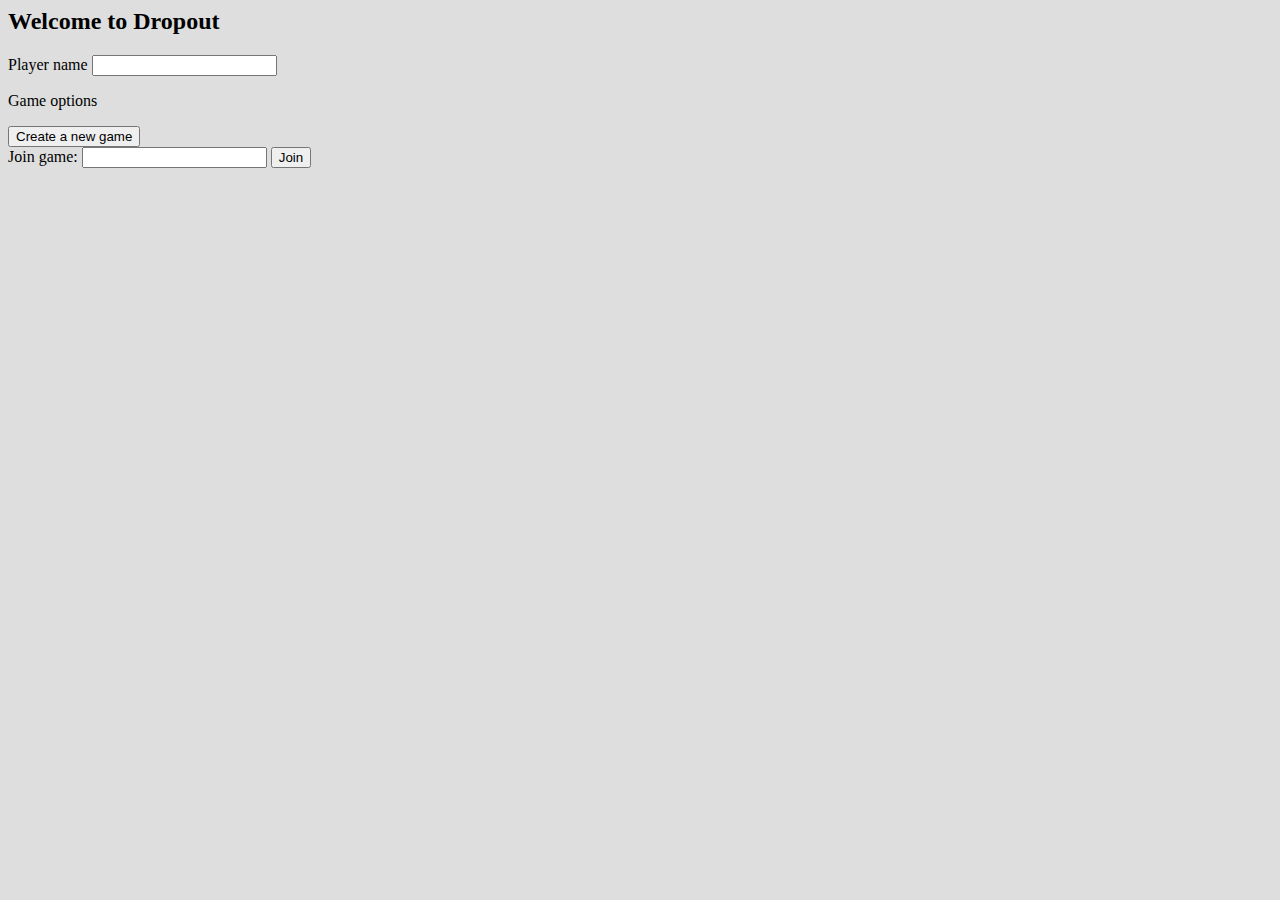
<file: index.html>
<html ng-app="dropoutApp">
	<head>
		<link type="text/css" rel="stylesheet" href="/css/main.css" />
		<link type="text/css" rel="stylesheet" href="/css/lib/csshake.min.css" />
	</head>

	<body>
		<div ng-view></div>

		<script src="/js/lib/angular.min.js"></script>
		<script src="/js/lib/angular-route.min.js"></script>
		<script src="/js/lib/hotkeys.min.js"></script>
<!--
		<script src="/js/lib/firebase.js"></script>
		<script src="/js/lib/angularfire.min.js"></script>
-->
		<script src="/js/app.js"></script>
		<script src="/js/services.js"></script>
		<script src="/js/controllers.js"></script>
		<script src="/js/directives.js"></script>
		
		<script src="/js/obj/game.js"></script>
		<script src="/js/obj/player.js"></script>
		<script src="/js/obj/grid.js"></script>
	</body>
</html>
</file>
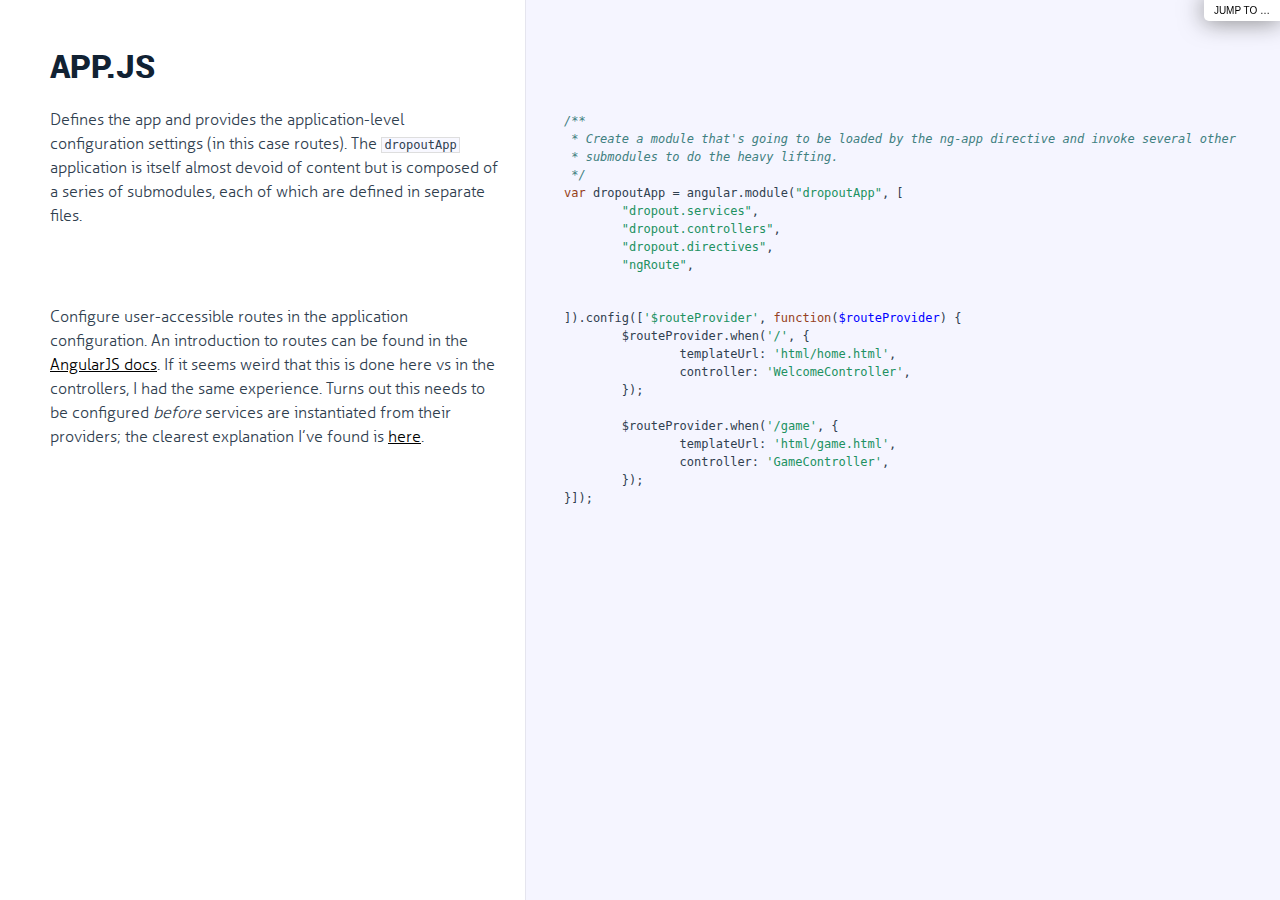
<file: docs/app.html>
<!DOCTYPE html>

<html>
<head>
  <title>app.js</title>
  <meta http-equiv="content-type" content="text/html; charset=UTF-8">
  <meta name="viewport" content="width=device-width, target-densitydpi=160dpi, initial-scale=1.0; maximum-scale=1.0; user-scalable=0;">
  <link rel="stylesheet" media="all" href="docco.css" />
</head>
<body>
  <div id="container">
    <div id="background"></div>
    
      <ul id="jump_to">
        <li>
          <a class="large" href="javascript:void(0);">Jump To &hellip;</a>
          <a class="small" href="javascript:void(0);">+</a>
          <div id="jump_wrapper">
          <div id="jump_page_wrapper">
            <div id="jump_page">
              
                
                <a class="source" href="app.html">
                  app.js
                </a>
              
                
                <a class="source" href="controllers.html">
                  controllers.js
                </a>
              
                
                <a class="source" href="directives.html">
                  directives.js
                </a>
              
                
                <a class="source" href="services.html">
                  services.js
                </a>
              
            </div>
          </div>
        </li>
      </ul>
    
    <ul class="sections">
        
          <li id="title">
              <div class="annotation">
                  <h1>app.js</h1>
              </div>
          </li>
        
        
        
        <li id="section-1">
            <div class="annotation">
              
              <div class="pilwrap ">
                <a class="pilcrow" href="#section-1">&#182;</a>
              </div>
              <p>Defines the app and provides the application-level configuration settings (in this case routes).
The <code>dropoutApp</code> application is itself almost devoid of content but is composed of a series of
submodules, each of which are defined in separate files.</p>

            </div>
            
            <div class="content"><div class='highlight'><pre><span class="hljs-comment">/**
 * Create a module that's going to be loaded by the ng-app directive and invoke several other
 * submodules to do the heavy lifting.
 */</span>
<span class="hljs-keyword">var</span> dropoutApp = angular.module(<span class="hljs-string">"dropoutApp"</span>, [
	<span class="hljs-string">"dropout.services"</span>,
	<span class="hljs-string">"dropout.controllers"</span>,
	<span class="hljs-string">"dropout.directives"</span>,
	<span class="hljs-string">"ngRoute"</span>,</pre></div></div>
            
        </li>
        
        
        <li id="section-2">
            <div class="annotation">
              
              <div class="pilwrap ">
                <a class="pilcrow" href="#section-2">&#182;</a>
              </div>
              <p>Configure user-accessible routes in the application configuration. An introduction to routes can
be found in the <a href="https://docs.angularjs.org/tutorial/step_07">AngularJS docs</a>. If it seems weird
that this is done here vs in the controllers, I had the same experience. Turns out this needs to 
be configured <em>before</em> services are instantiated from their providers; the clearest explanation
I’ve found is <a href="https://thinkster.io/a-better-way-to-learn-angularjs/config-function">here</a>.</p>

            </div>
            
            <div class="content"><div class='highlight'><pre>]).config([<span class="hljs-string">'$routeProvider'</span>, <span class="hljs-function"><span class="hljs-keyword">function</span>(<span class="hljs-params">$routeProvider</span>) </span>{
	$routeProvider.when(<span class="hljs-string">'/'</span>, {
		templateUrl: <span class="hljs-string">'html/home.html'</span>,
		controller: <span class="hljs-string">'WelcomeController'</span>,
	});

	$routeProvider.when(<span class="hljs-string">'/game'</span>, {
		templateUrl: <span class="hljs-string">'html/game.html'</span>,
		controller: <span class="hljs-string">'GameController'</span>,
	});
}]);</pre></div></div>
            
        </li>
        
    </ul>
  </div>
</body>
</html>
</file>
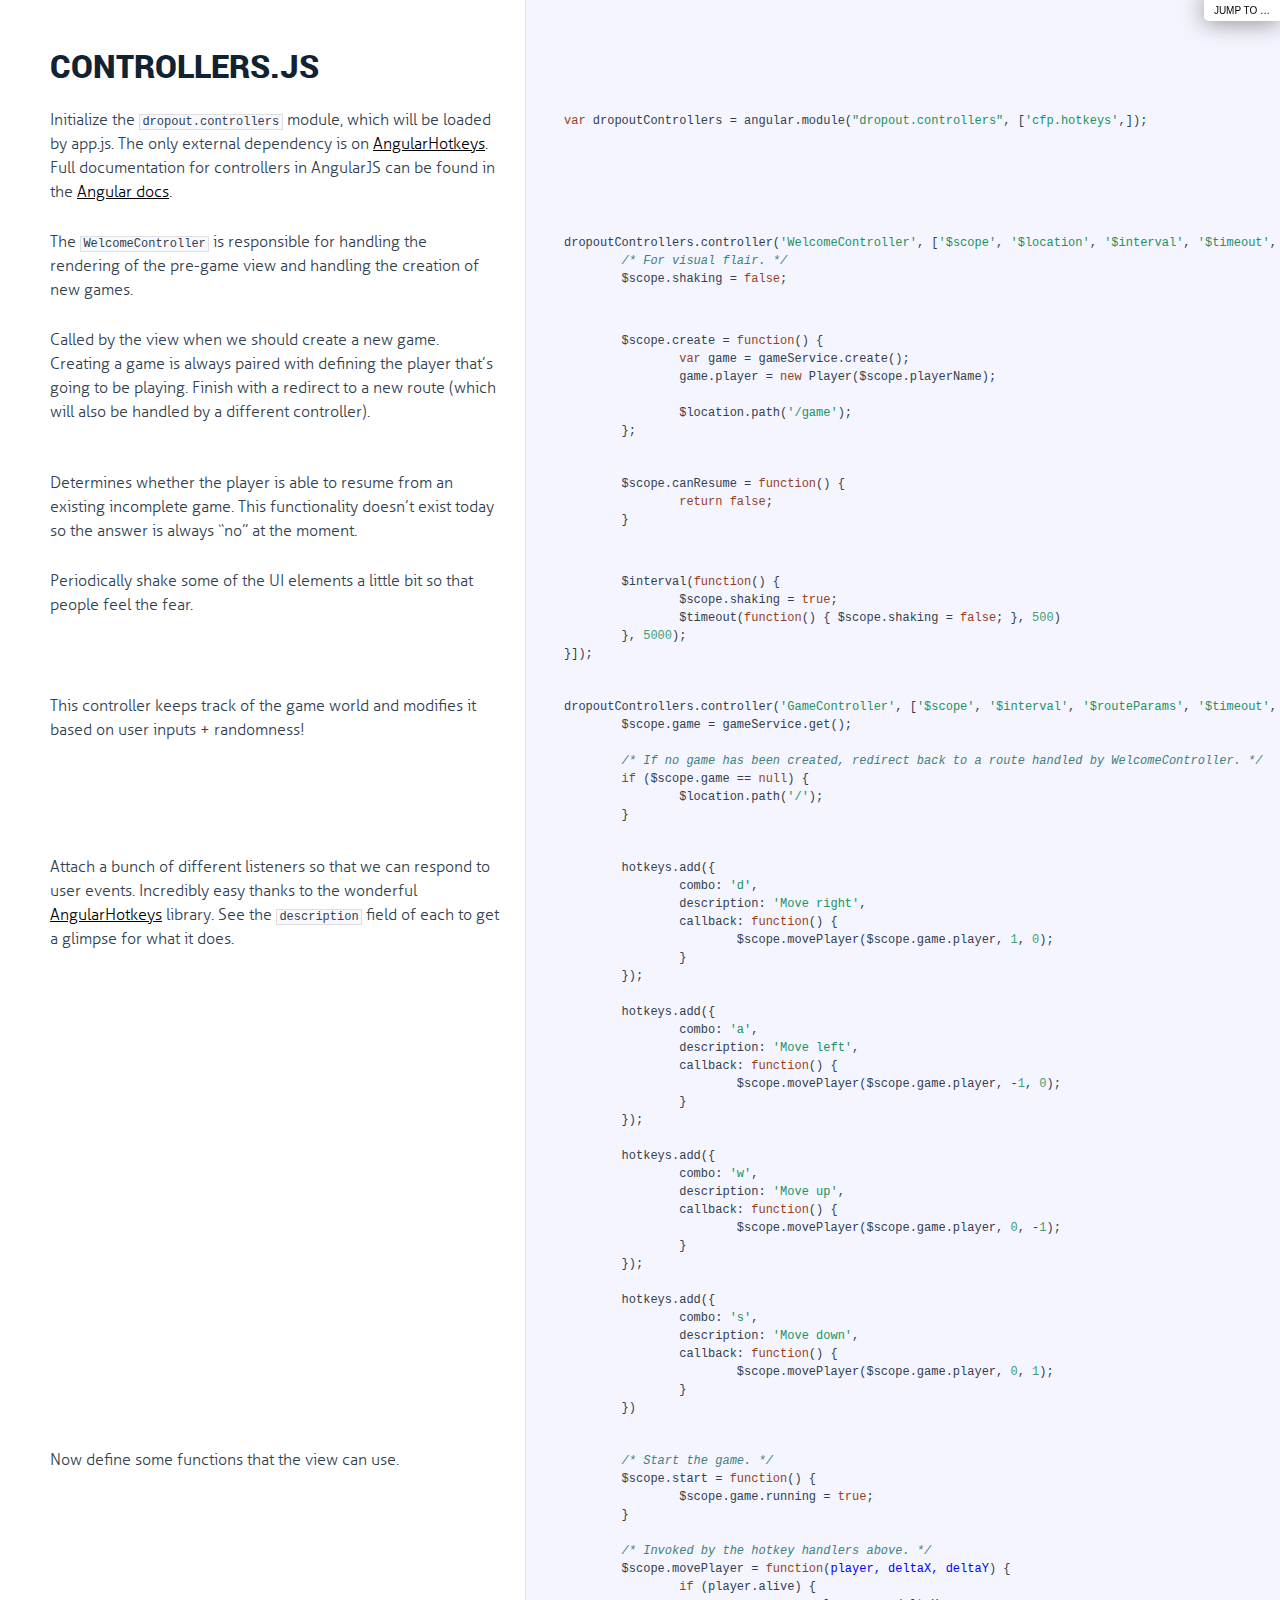
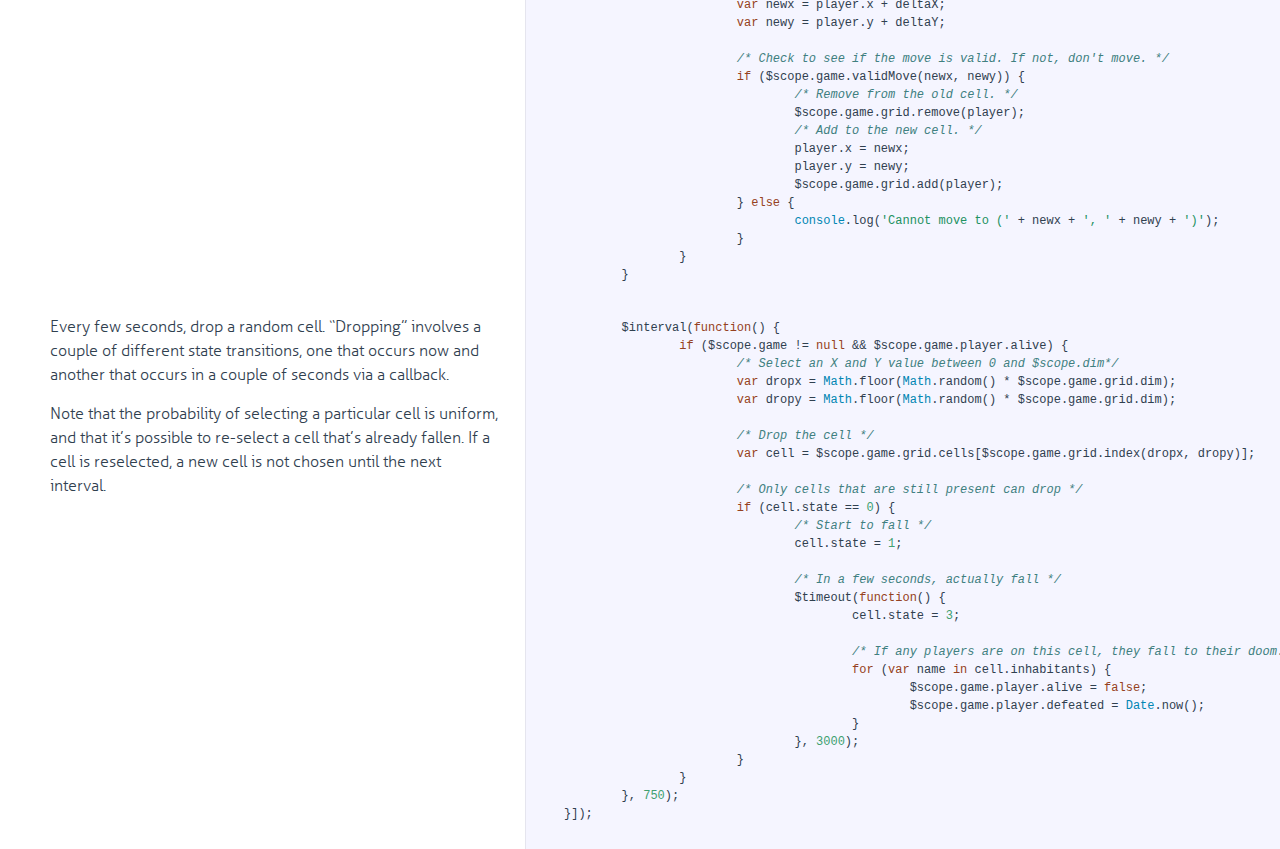
<file: docs/controllers.html>
<!DOCTYPE html>

<html>
<head>
  <title>controllers.js</title>
  <meta http-equiv="content-type" content="text/html; charset=UTF-8">
  <meta name="viewport" content="width=device-width, target-densitydpi=160dpi, initial-scale=1.0; maximum-scale=1.0; user-scalable=0;">
  <link rel="stylesheet" media="all" href="docco.css" />
</head>
<body>
  <div id="container">
    <div id="background"></div>
    
      <ul id="jump_to">
        <li>
          <a class="large" href="javascript:void(0);">Jump To &hellip;</a>
          <a class="small" href="javascript:void(0);">+</a>
          <div id="jump_wrapper">
          <div id="jump_page_wrapper">
            <div id="jump_page">
              
                
                <a class="source" href="app.html">
                  app.js
                </a>
              
                
                <a class="source" href="controllers.html">
                  controllers.js
                </a>
              
                
                <a class="source" href="directives.html">
                  directives.js
                </a>
              
                
                <a class="source" href="services.html">
                  services.js
                </a>
              
            </div>
          </div>
        </li>
      </ul>
    
    <ul class="sections">
        
          <li id="title">
              <div class="annotation">
                  <h1>controllers.js</h1>
              </div>
          </li>
        
        
        
        <li id="section-1">
            <div class="annotation">
              
              <div class="pilwrap ">
                <a class="pilcrow" href="#section-1">&#182;</a>
              </div>
              <p>Initialize the <code>dropout.controllers</code> module, which will be loaded by app.js. The only external
dependency is on <a href="http://chieffancypants.github.io/angular-hotkeys/">AngularHotkeys</a>. Full documentation
for controllers in AngularJS can be found in the <a href="https://docs.angularjs.org/guide/controller">Angular docs</a>.</p>

            </div>
            
            <div class="content"><div class='highlight'><pre><span class="hljs-keyword">var</span> dropoutControllers = angular.module(<span class="hljs-string">"dropout.controllers"</span>, [<span class="hljs-string">'cfp.hotkeys'</span>,]);</pre></div></div>
            
        </li>
        
        
        <li id="section-2">
            <div class="annotation">
              
              <div class="pilwrap ">
                <a class="pilcrow" href="#section-2">&#182;</a>
              </div>
              <p>The <code>WelcomeController</code> is responsible for handling the rendering of the pre-game view and handling the creation
of new games.</p>

            </div>
            
            <div class="content"><div class='highlight'><pre>dropoutControllers.controller(<span class="hljs-string">'WelcomeController'</span>, [<span class="hljs-string">'$scope'</span>, <span class="hljs-string">'$location'</span>, <span class="hljs-string">'$interval'</span>, <span class="hljs-string">'$timeout'</span>, <span class="hljs-string">'gameService'</span>, <span class="hljs-function"><span class="hljs-keyword">function</span>(<span class="hljs-params">$scope, $location, $interval, $timeout, gameService</span>) </span>{
	<span class="hljs-comment">/* For visual flair. */</span>
	$scope.shaking = <span class="hljs-literal">false</span>;</pre></div></div>
            
        </li>
        
        
        <li id="section-3">
            <div class="annotation">
              
              <div class="pilwrap ">
                <a class="pilcrow" href="#section-3">&#182;</a>
              </div>
              <p>Called by the view when we should create a new game. Creating a game is always paired with defining the
player that’s going to be playing. Finish with a redirect to a new route (which will also be handled by
a different controller).</p>

            </div>
            
            <div class="content"><div class='highlight'><pre>	$scope.create = <span class="hljs-function"><span class="hljs-keyword">function</span>(<span class="hljs-params"></span>) </span>{
		<span class="hljs-keyword">var</span> game = gameService.create();
		game.player = <span class="hljs-keyword">new</span> Player($scope.playerName);

		$location.path(<span class="hljs-string">'/game'</span>);
	};</pre></div></div>
            
        </li>
        
        
        <li id="section-4">
            <div class="annotation">
              
              <div class="pilwrap ">
                <a class="pilcrow" href="#section-4">&#182;</a>
              </div>
              <p>Determines whether the player is able to resume from an existing incomplete game.
This functionality doesn’t exist today so the answer is always “no” at the moment.</p>

            </div>
            
            <div class="content"><div class='highlight'><pre>	$scope.canResume = <span class="hljs-function"><span class="hljs-keyword">function</span>(<span class="hljs-params"></span>) </span>{
		<span class="hljs-keyword">return</span> <span class="hljs-literal">false</span>;
	}</pre></div></div>
            
        </li>
        
        
        <li id="section-5">
            <div class="annotation">
              
              <div class="pilwrap ">
                <a class="pilcrow" href="#section-5">&#182;</a>
              </div>
              <p>Periodically shake some of the UI elements a little bit so that people feel the fear.</p>

            </div>
            
            <div class="content"><div class='highlight'><pre>	$interval(<span class="hljs-function"><span class="hljs-keyword">function</span>(<span class="hljs-params"></span>) </span>{
		$scope.shaking = <span class="hljs-literal">true</span>;
		$timeout(<span class="hljs-function"><span class="hljs-keyword">function</span>(<span class="hljs-params"></span>) </span>{ $scope.shaking = <span class="hljs-literal">false</span>; }, <span class="hljs-number">500</span>)		
	}, <span class="hljs-number">5000</span>);
}]);</pre></div></div>
            
        </li>
        
        
        <li id="section-6">
            <div class="annotation">
              
              <div class="pilwrap ">
                <a class="pilcrow" href="#section-6">&#182;</a>
              </div>
              <p>This controller keeps track of the game world and modifies it based on user inputs + randomness!</p>

            </div>
            
            <div class="content"><div class='highlight'><pre>dropoutControllers.controller(<span class="hljs-string">'GameController'</span>, [<span class="hljs-string">'$scope'</span>, <span class="hljs-string">'$interval'</span>, <span class="hljs-string">'$routeParams'</span>, <span class="hljs-string">'$timeout'</span>, <span class="hljs-string">'$location'</span>, <span class="hljs-string">'gameService'</span>, <span class="hljs-string">'hotkeys'</span>, <span class="hljs-function"><span class="hljs-keyword">function</span>(<span class="hljs-params">$scope, $interval, $routeParams, $timeout, $location, gameService, hotkeys</span>) </span>{
	$scope.game = gameService.get();

	<span class="hljs-comment">/* If no game has been created, redirect back to a route handled by WelcomeController. */</span>
	<span class="hljs-keyword">if</span> ($scope.game == <span class="hljs-literal">null</span>) {
		$location.path(<span class="hljs-string">'/'</span>);
	}</pre></div></div>
            
        </li>
        
        
        <li id="section-7">
            <div class="annotation">
              
              <div class="pilwrap ">
                <a class="pilcrow" href="#section-7">&#182;</a>
              </div>
              <p>Attach a bunch of different listeners so that we can respond to user events. Incredibly
easy thanks to the wonderful <a href="http://chieffancypants.github.io/angular-hotkeys/">AngularHotkeys</a>
library. See the <code>description</code> field of each to get a glimpse for what it does.</p>

            </div>
            
            <div class="content"><div class='highlight'><pre>	hotkeys.add({
		combo: <span class="hljs-string">'d'</span>,
		description: <span class="hljs-string">'Move right'</span>,
		callback: <span class="hljs-function"><span class="hljs-keyword">function</span>(<span class="hljs-params"></span>) </span>{
			$scope.movePlayer($scope.game.player, <span class="hljs-number">1</span>, <span class="hljs-number">0</span>);
		}
	});

	hotkeys.add({
		combo: <span class="hljs-string">'a'</span>,
		description: <span class="hljs-string">'Move left'</span>,
		callback: <span class="hljs-function"><span class="hljs-keyword">function</span>(<span class="hljs-params"></span>) </span>{
			$scope.movePlayer($scope.game.player, -<span class="hljs-number">1</span>, <span class="hljs-number">0</span>);
		}
	});

	hotkeys.add({
		combo: <span class="hljs-string">'w'</span>,
		description: <span class="hljs-string">'Move up'</span>,
		callback: <span class="hljs-function"><span class="hljs-keyword">function</span>(<span class="hljs-params"></span>) </span>{
			$scope.movePlayer($scope.game.player, <span class="hljs-number">0</span>, -<span class="hljs-number">1</span>);
		}
	});

	hotkeys.add({
		combo: <span class="hljs-string">'s'</span>,
		description: <span class="hljs-string">'Move down'</span>,
		callback: <span class="hljs-function"><span class="hljs-keyword">function</span>(<span class="hljs-params"></span>) </span>{
			$scope.movePlayer($scope.game.player, <span class="hljs-number">0</span>, <span class="hljs-number">1</span>);
		}
	})</pre></div></div>
            
        </li>
        
        
        <li id="section-8">
            <div class="annotation">
              
              <div class="pilwrap ">
                <a class="pilcrow" href="#section-8">&#182;</a>
              </div>
              <p>Now define some functions that the view can use.</p>

            </div>
            
            <div class="content"><div class='highlight'><pre>
	<span class="hljs-comment">/* Start the game. */</span>
	$scope.start = <span class="hljs-function"><span class="hljs-keyword">function</span>(<span class="hljs-params"></span>) </span>{
		$scope.game.running = <span class="hljs-literal">true</span>;
	}

	<span class="hljs-comment">/* Invoked by the hotkey handlers above. */</span>
	$scope.movePlayer = <span class="hljs-function"><span class="hljs-keyword">function</span>(<span class="hljs-params">player, deltaX, deltaY</span>) </span>{
		<span class="hljs-keyword">if</span> (player.alive) {
			<span class="hljs-keyword">var</span> newx = player.x + deltaX;
			<span class="hljs-keyword">var</span> newy = player.y + deltaY;

			<span class="hljs-comment">/* Check to see if the move is valid. If not, don't move. */</span>
			<span class="hljs-keyword">if</span> ($scope.game.validMove(newx, newy)) {
				<span class="hljs-comment">/* Remove from the old cell. */</span>
				$scope.game.grid.remove(player);
				<span class="hljs-comment">/* Add to the new cell. */</span>
				player.x = newx;
				player.y = newy;
				$scope.game.grid.add(player);
			} <span class="hljs-keyword">else</span> {
				<span class="hljs-built_in">console</span>.log(<span class="hljs-string">'Cannot move to ('</span> + newx + <span class="hljs-string">', '</span> + newy + <span class="hljs-string">')'</span>);
			}
		}
	}</pre></div></div>
            
        </li>
        
        
        <li id="section-9">
            <div class="annotation">
              
              <div class="pilwrap ">
                <a class="pilcrow" href="#section-9">&#182;</a>
              </div>
              <p>Every few seconds, drop a random cell. “Dropping” involves a couple of different
state transitions, one that occurs now and another that occurs in a couple of seconds
via a callback. </p>
<p>Note that the probability of selecting a particular cell is uniform, and that it’s possible
to re-select a cell that’s already fallen. If a cell is reselected, a new cell is not chosen
until the next interval.</p>

            </div>
            
            <div class="content"><div class='highlight'><pre>	$interval(<span class="hljs-function"><span class="hljs-keyword">function</span>(<span class="hljs-params"></span>) </span>{
		<span class="hljs-keyword">if</span> ($scope.game != <span class="hljs-literal">null</span> &amp;&amp; $scope.game.player.alive) {
			<span class="hljs-comment">/* Select an X and Y value between 0 and $scope.dim*/</span>
			<span class="hljs-keyword">var</span> dropx = <span class="hljs-built_in">Math</span>.floor(<span class="hljs-built_in">Math</span>.random() * $scope.game.grid.dim);
			<span class="hljs-keyword">var</span> dropy = <span class="hljs-built_in">Math</span>.floor(<span class="hljs-built_in">Math</span>.random() * $scope.game.grid.dim);

			<span class="hljs-comment">/* Drop the cell */</span>
			<span class="hljs-keyword">var</span> cell = $scope.game.grid.cells[$scope.game.grid.index(dropx, dropy)];

			<span class="hljs-comment">/* Only cells that are still present can drop */</span>
			<span class="hljs-keyword">if</span> (cell.state == <span class="hljs-number">0</span>) {
				<span class="hljs-comment">/* Start to fall */</span>
				cell.state = <span class="hljs-number">1</span>;

				<span class="hljs-comment">/* In a few seconds, actually fall */</span>
				$timeout(<span class="hljs-function"><span class="hljs-keyword">function</span>(<span class="hljs-params"></span>) </span>{
					cell.state = <span class="hljs-number">3</span>;

					<span class="hljs-comment">/* If any players are on this cell, they fall to their doom. Mark them as dead. */</span>
					<span class="hljs-keyword">for</span> (<span class="hljs-keyword">var</span> name <span class="hljs-keyword">in</span> cell.inhabitants) {
				 		$scope.game.player.alive = <span class="hljs-literal">false</span>;
					 	$scope.game.player.defeated = <span class="hljs-built_in">Date</span>.now();
					}
				}, <span class="hljs-number">3000</span>);
			}
		}
	}, <span class="hljs-number">750</span>);
}]);</pre></div></div>
            
        </li>
        
    </ul>
  </div>
</body>
</html>
</file>
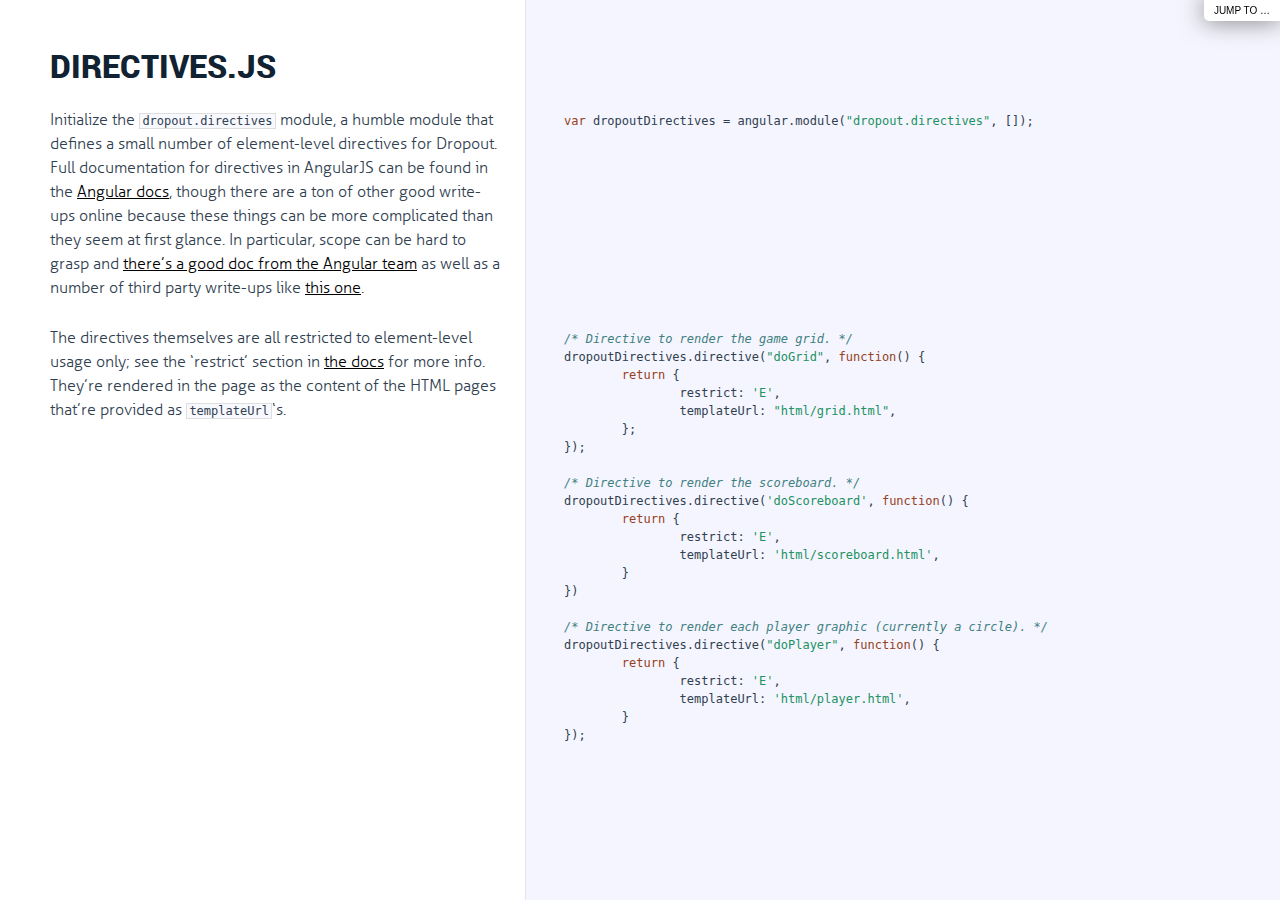
<file: docs/directives.html>
<!DOCTYPE html>

<html>
<head>
  <title>directives.js</title>
  <meta http-equiv="content-type" content="text/html; charset=UTF-8">
  <meta name="viewport" content="width=device-width, target-densitydpi=160dpi, initial-scale=1.0; maximum-scale=1.0; user-scalable=0;">
  <link rel="stylesheet" media="all" href="docco.css" />
</head>
<body>
  <div id="container">
    <div id="background"></div>
    
      <ul id="jump_to">
        <li>
          <a class="large" href="javascript:void(0);">Jump To &hellip;</a>
          <a class="small" href="javascript:void(0);">+</a>
          <div id="jump_wrapper">
          <div id="jump_page_wrapper">
            <div id="jump_page">
              
                
                <a class="source" href="app.html">
                  app.js
                </a>
              
                
                <a class="source" href="controllers.html">
                  controllers.js
                </a>
              
                
                <a class="source" href="directives.html">
                  directives.js
                </a>
              
                
                <a class="source" href="services.html">
                  services.js
                </a>
              
            </div>
          </div>
        </li>
      </ul>
    
    <ul class="sections">
        
          <li id="title">
              <div class="annotation">
                  <h1>directives.js</h1>
              </div>
          </li>
        
        
        
        <li id="section-1">
            <div class="annotation">
              
              <div class="pilwrap ">
                <a class="pilcrow" href="#section-1">&#182;</a>
              </div>
              <p>Initialize the <code>dropout.directives</code> module, a humble module that defines a small number of
element-level directives for Dropout. Full documentation for directives in AngularJS can be
found in the <a href="https://docs.angularjs.org/guide/directive">Angular docs</a>, though there are a
ton of other good write-ups online because these things can be more complicated than they 
seem at first glance. In particular, scope can be hard to grasp and <a href="https://github.com/angular/angular.js/wiki/Understanding-Directives">there’s a good doc from 
the Angular team</a> as well
as a number of third party write-ups like <a href="https://umur.io/angularjs-directives-using-isolated-scope-with-attributes/">this one</a>.</p>

            </div>
            
            <div class="content"><div class='highlight'><pre><span class="hljs-keyword">var</span> dropoutDirectives = angular.module(<span class="hljs-string">"dropout.directives"</span>, []);</pre></div></div>
            
        </li>
        
        
        <li id="section-2">
            <div class="annotation">
              
              <div class="pilwrap ">
                <a class="pilcrow" href="#section-2">&#182;</a>
              </div>
              <p>The directives themselves are all restricted to element-level usage only; see the ‘restrict’ section in
<a href="https://docs.angularjs.org/guide/directive">the docs</a> for more info. They’re rendered in the page as
the content of the HTML pages that’re provided as <code>templateUrl</code>‘s.</p>

            </div>
            
            <div class="content"><div class='highlight'><pre>
<span class="hljs-comment">/* Directive to render the game grid. */</span>
dropoutDirectives.directive(<span class="hljs-string">"doGrid"</span>, <span class="hljs-function"><span class="hljs-keyword">function</span>(<span class="hljs-params"></span>) </span>{
	<span class="hljs-keyword">return</span> {
		restrict: <span class="hljs-string">'E'</span>,
		templateUrl: <span class="hljs-string">"html/grid.html"</span>,
	};
});

<span class="hljs-comment">/* Directive to render the scoreboard. */</span>
dropoutDirectives.directive(<span class="hljs-string">'doScoreboard'</span>, <span class="hljs-function"><span class="hljs-keyword">function</span>(<span class="hljs-params"></span>) </span>{
	<span class="hljs-keyword">return</span> {
		restrict: <span class="hljs-string">'E'</span>,
		templateUrl: <span class="hljs-string">'html/scoreboard.html'</span>,
	}
})

<span class="hljs-comment">/* Directive to render each player graphic (currently a circle). */</span>
dropoutDirectives.directive(<span class="hljs-string">"doPlayer"</span>, <span class="hljs-function"><span class="hljs-keyword">function</span>(<span class="hljs-params"></span>) </span>{
	<span class="hljs-keyword">return</span> {
		restrict: <span class="hljs-string">'E'</span>,
		templateUrl: <span class="hljs-string">'html/player.html'</span>,
	}
});</pre></div></div>
            
        </li>
        
    </ul>
  </div>
</body>
</html>
</file>
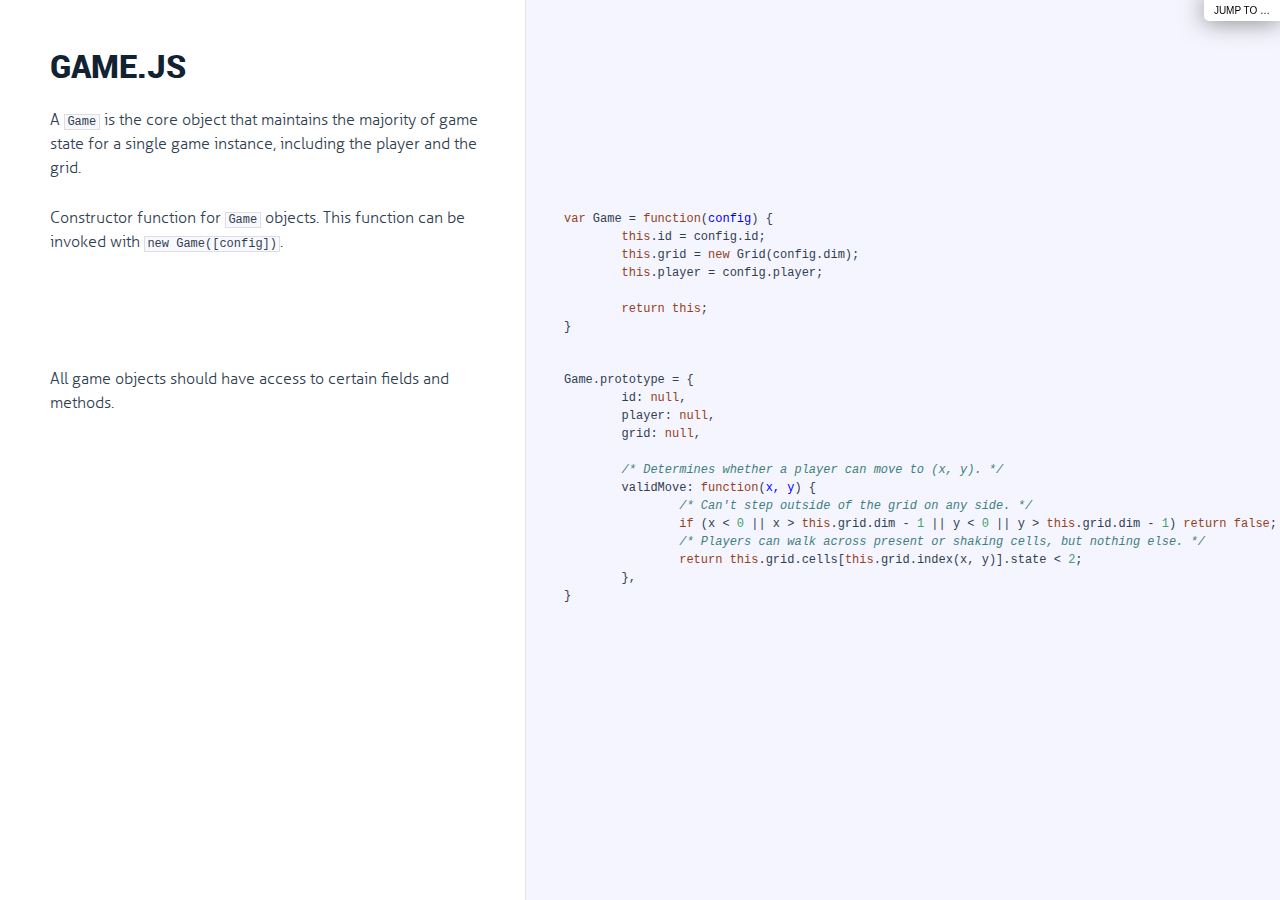
<file: docs/game.html>
<!DOCTYPE html>

<html>
<head>
  <title>game.js</title>
  <meta http-equiv="content-type" content="text/html; charset=UTF-8">
  <meta name="viewport" content="width=device-width, target-densitydpi=160dpi, initial-scale=1.0; maximum-scale=1.0; user-scalable=0;">
  <link rel="stylesheet" media="all" href="docco.css" />
</head>
<body>
  <div id="container">
    <div id="background"></div>
    
      <ul id="jump_to">
        <li>
          <a class="large" href="javascript:void(0);">Jump To &hellip;</a>
          <a class="small" href="javascript:void(0);">+</a>
          <div id="jump_wrapper">
          <div id="jump_page_wrapper">
            <div id="jump_page">
              
                
                <a class="source" href="game.html">
                  game.js
                </a>
              
                
                <a class="source" href="grid.html">
                  grid.js
                </a>
              
                
                <a class="source" href="player.html">
                  player.js
                </a>
              
            </div>
          </div>
        </li>
      </ul>
    
    <ul class="sections">
        
          <li id="title">
              <div class="annotation">
                  <h1>game.js</h1>
              </div>
          </li>
        
        
        
        <li id="section-1">
            <div class="annotation">
              
              <div class="pilwrap ">
                <a class="pilcrow" href="#section-1">&#182;</a>
              </div>
              <p>A <code>Game</code> is the core object that maintains the majority of game state for a single game instance,
including the player and the grid.</p>

            </div>
            
        </li>
        
        
        <li id="section-2">
            <div class="annotation">
              
              <div class="pilwrap ">
                <a class="pilcrow" href="#section-2">&#182;</a>
              </div>
              <p>Constructor function for <code>Game</code> objects. This function can be invoked with <code>new Game([config])</code>.</p>

            </div>
            
            <div class="content"><div class='highlight'><pre><span class="hljs-keyword">var</span> Game = <span class="hljs-function"><span class="hljs-keyword">function</span>(<span class="hljs-params">config</span>) </span>{
	<span class="hljs-keyword">this</span>.id = config.id;
	<span class="hljs-keyword">this</span>.grid = <span class="hljs-keyword">new</span> Grid(config.dim);
	<span class="hljs-keyword">this</span>.player = config.player;

	<span class="hljs-keyword">return</span> <span class="hljs-keyword">this</span>;
}</pre></div></div>
            
        </li>
        
        
        <li id="section-3">
            <div class="annotation">
              
              <div class="pilwrap ">
                <a class="pilcrow" href="#section-3">&#182;</a>
              </div>
              <p>All game objects should have access to certain fields and methods.</p>

            </div>
            
            <div class="content"><div class='highlight'><pre>Game.prototype = {
	id: <span class="hljs-literal">null</span>,
	player: <span class="hljs-literal">null</span>,
	grid: <span class="hljs-literal">null</span>,

	<span class="hljs-comment">/* Determines whether a player can move to (x, y). */</span>
	validMove: <span class="hljs-function"><span class="hljs-keyword">function</span>(<span class="hljs-params">x, y</span>) </span>{
		<span class="hljs-comment">/* Can't step outside of the grid on any side. */</span>
		<span class="hljs-keyword">if</span> (x &lt; <span class="hljs-number">0</span> || x &gt; <span class="hljs-keyword">this</span>.grid.dim - <span class="hljs-number">1</span> || y &lt; <span class="hljs-number">0</span> || y &gt; <span class="hljs-keyword">this</span>.grid.dim - <span class="hljs-number">1</span>) <span class="hljs-keyword">return</span> <span class="hljs-literal">false</span>;
		<span class="hljs-comment">/* Players can walk across present or shaking cells, but nothing else. */</span>
		<span class="hljs-keyword">return</span> <span class="hljs-keyword">this</span>.grid.cells[<span class="hljs-keyword">this</span>.grid.index(x, y)].state &lt; <span class="hljs-number">2</span>;
	},
}</pre></div></div>
            
        </li>
        
    </ul>
  </div>
</body>
</html>
</file>
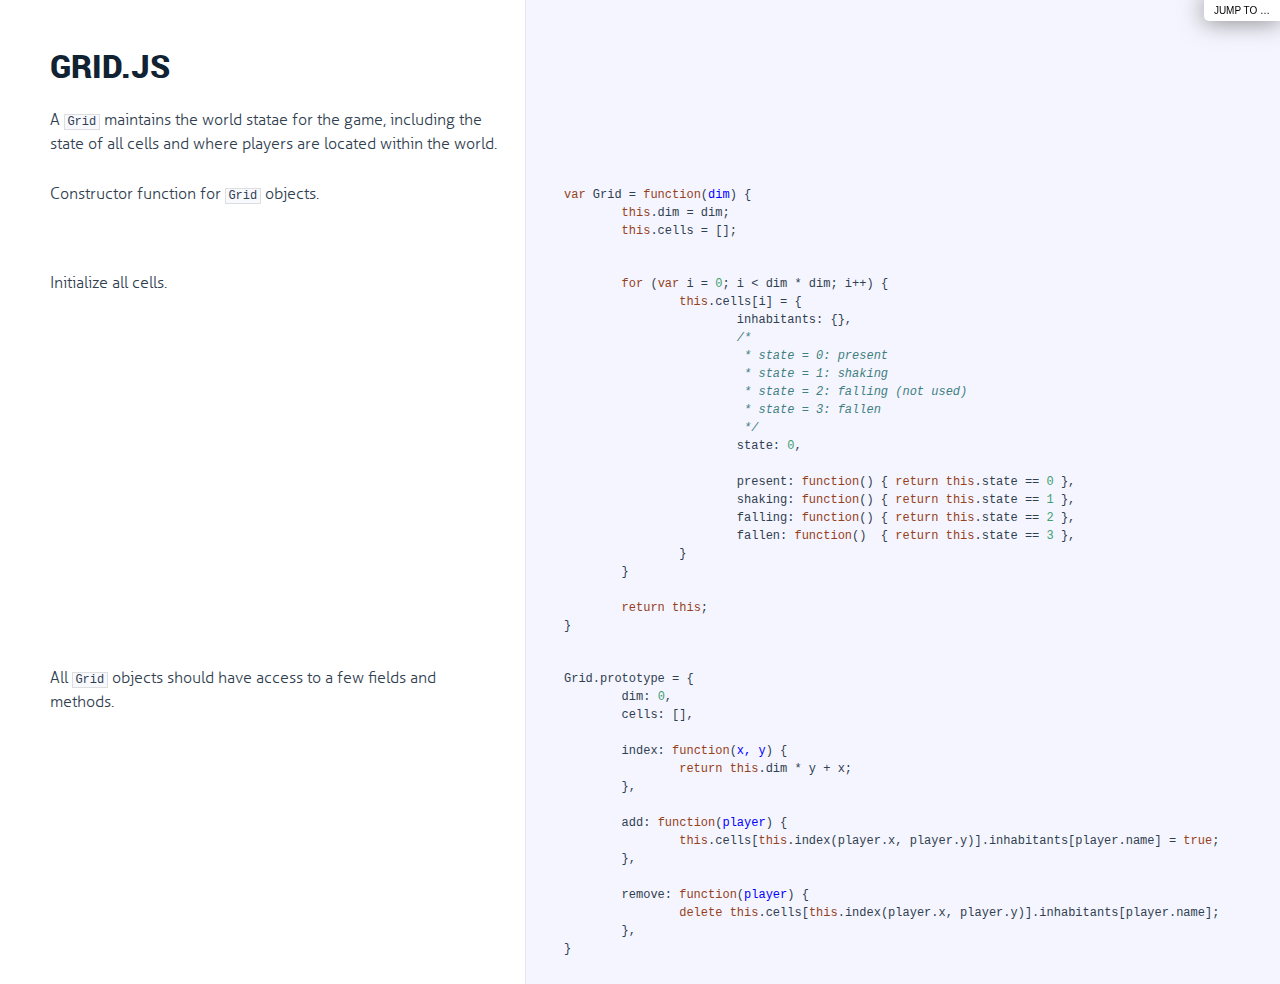
<file: docs/grid.html>
<!DOCTYPE html>

<html>
<head>
  <title>grid.js</title>
  <meta http-equiv="content-type" content="text/html; charset=UTF-8">
  <meta name="viewport" content="width=device-width, target-densitydpi=160dpi, initial-scale=1.0; maximum-scale=1.0; user-scalable=0;">
  <link rel="stylesheet" media="all" href="docco.css" />
</head>
<body>
  <div id="container">
    <div id="background"></div>
    
      <ul id="jump_to">
        <li>
          <a class="large" href="javascript:void(0);">Jump To &hellip;</a>
          <a class="small" href="javascript:void(0);">+</a>
          <div id="jump_wrapper">
          <div id="jump_page_wrapper">
            <div id="jump_page">
              
                
                <a class="source" href="game.html">
                  game.js
                </a>
              
                
                <a class="source" href="grid.html">
                  grid.js
                </a>
              
                
                <a class="source" href="player.html">
                  player.js
                </a>
              
            </div>
          </div>
        </li>
      </ul>
    
    <ul class="sections">
        
          <li id="title">
              <div class="annotation">
                  <h1>grid.js</h1>
              </div>
          </li>
        
        
        
        <li id="section-1">
            <div class="annotation">
              
              <div class="pilwrap ">
                <a class="pilcrow" href="#section-1">&#182;</a>
              </div>
              <p>A <code>Grid</code> maintains the world statae for the game, including the state of all cells and where players
are located within the world.</p>

            </div>
            
        </li>
        
        
        <li id="section-2">
            <div class="annotation">
              
              <div class="pilwrap ">
                <a class="pilcrow" href="#section-2">&#182;</a>
              </div>
              <p>Constructor function for <code>Grid</code> objects.</p>

            </div>
            
            <div class="content"><div class='highlight'><pre><span class="hljs-keyword">var</span> Grid = <span class="hljs-function"><span class="hljs-keyword">function</span>(<span class="hljs-params">dim</span>) </span>{
	<span class="hljs-keyword">this</span>.dim = dim;
	<span class="hljs-keyword">this</span>.cells = [];</pre></div></div>
            
        </li>
        
        
        <li id="section-3">
            <div class="annotation">
              
              <div class="pilwrap ">
                <a class="pilcrow" href="#section-3">&#182;</a>
              </div>
              <p>Initialize all cells.</p>

            </div>
            
            <div class="content"><div class='highlight'><pre>	<span class="hljs-keyword">for</span> (<span class="hljs-keyword">var</span> i = <span class="hljs-number">0</span>; i &lt; dim * dim; i++) {
		<span class="hljs-keyword">this</span>.cells[i] = {
			inhabitants: {},
			<span class="hljs-comment">/* 
			 * state = 0: present
			 * state = 1: shaking
			 * state = 2: falling (not used)
			 * state = 3: fallen
			 */</span>
			state: <span class="hljs-number">0</span>,

			present: <span class="hljs-function"><span class="hljs-keyword">function</span>(<span class="hljs-params"></span>) </span>{ <span class="hljs-keyword">return</span> <span class="hljs-keyword">this</span>.state == <span class="hljs-number">0</span> },
			shaking: <span class="hljs-function"><span class="hljs-keyword">function</span>(<span class="hljs-params"></span>) </span>{ <span class="hljs-keyword">return</span> <span class="hljs-keyword">this</span>.state == <span class="hljs-number">1</span> },
			falling: <span class="hljs-function"><span class="hljs-keyword">function</span>(<span class="hljs-params"></span>) </span>{ <span class="hljs-keyword">return</span> <span class="hljs-keyword">this</span>.state == <span class="hljs-number">2</span> },
			fallen: <span class="hljs-function"><span class="hljs-keyword">function</span>(<span class="hljs-params"></span>)  </span>{ <span class="hljs-keyword">return</span> <span class="hljs-keyword">this</span>.state == <span class="hljs-number">3</span> },
		}
	} 

	<span class="hljs-keyword">return</span> <span class="hljs-keyword">this</span>;
}</pre></div></div>
            
        </li>
        
        
        <li id="section-4">
            <div class="annotation">
              
              <div class="pilwrap ">
                <a class="pilcrow" href="#section-4">&#182;</a>
              </div>
              <p>All <code>Grid</code> objects should have access to a few fields and methods.</p>

            </div>
            
            <div class="content"><div class='highlight'><pre>Grid.prototype = {
	dim: <span class="hljs-number">0</span>,
	cells: [],

	index: <span class="hljs-function"><span class="hljs-keyword">function</span>(<span class="hljs-params">x, y</span>) </span>{
		<span class="hljs-keyword">return</span> <span class="hljs-keyword">this</span>.dim * y + x;
	},

	add: <span class="hljs-function"><span class="hljs-keyword">function</span>(<span class="hljs-params">player</span>) </span>{
		<span class="hljs-keyword">this</span>.cells[<span class="hljs-keyword">this</span>.index(player.x, player.y)].inhabitants[player.name] = <span class="hljs-literal">true</span>;
	},

	remove: <span class="hljs-function"><span class="hljs-keyword">function</span>(<span class="hljs-params">player</span>) </span>{
		<span class="hljs-keyword">delete</span> <span class="hljs-keyword">this</span>.cells[<span class="hljs-keyword">this</span>.index(player.x, player.y)].inhabitants[player.name];
	},
}</pre></div></div>
            
        </li>
        
    </ul>
  </div>
</body>
</html>
</file>
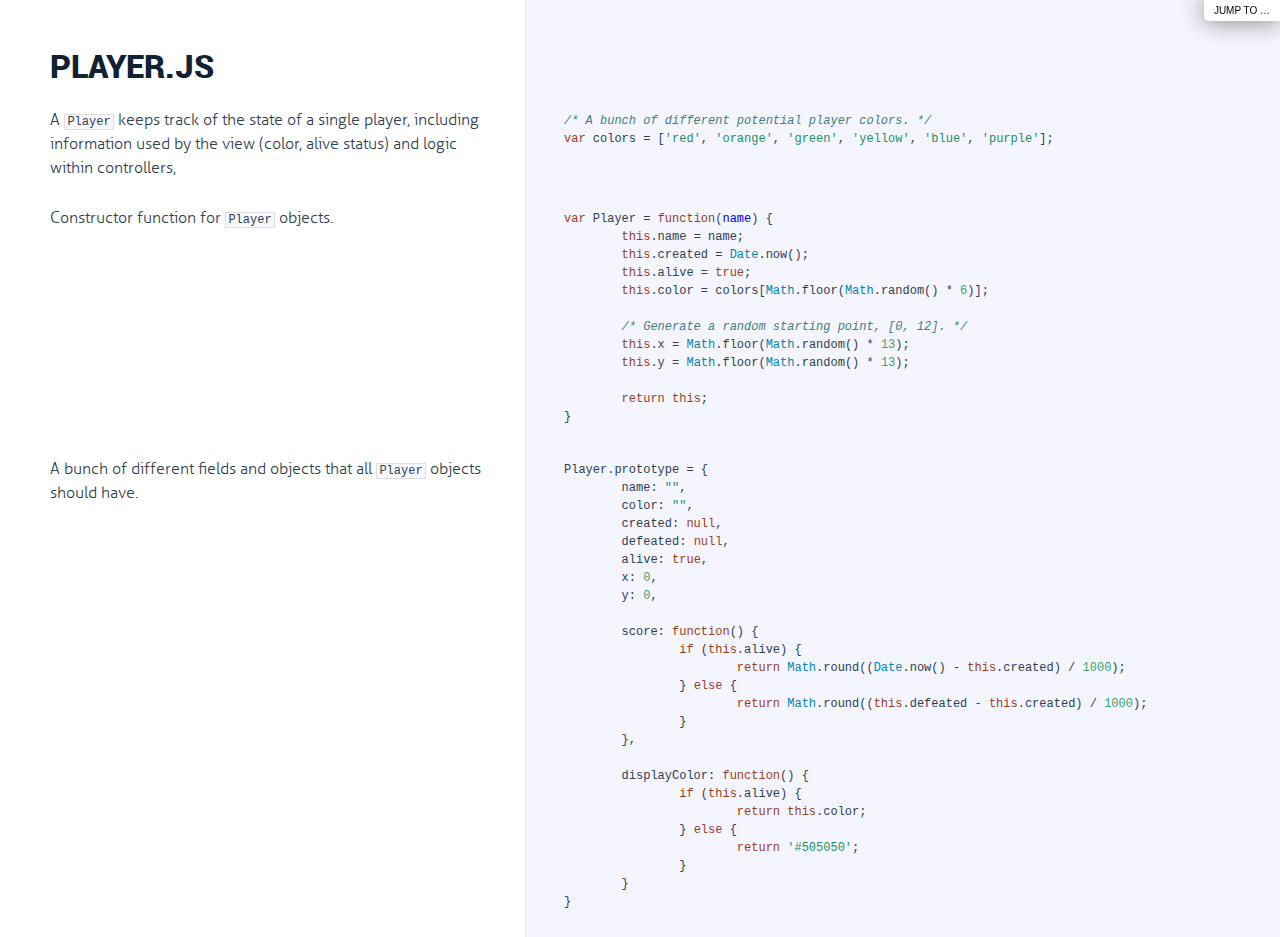
<file: docs/player.html>
<!DOCTYPE html>

<html>
<head>
  <title>player.js</title>
  <meta http-equiv="content-type" content="text/html; charset=UTF-8">
  <meta name="viewport" content="width=device-width, target-densitydpi=160dpi, initial-scale=1.0; maximum-scale=1.0; user-scalable=0;">
  <link rel="stylesheet" media="all" href="docco.css" />
</head>
<body>
  <div id="container">
    <div id="background"></div>
    
      <ul id="jump_to">
        <li>
          <a class="large" href="javascript:void(0);">Jump To &hellip;</a>
          <a class="small" href="javascript:void(0);">+</a>
          <div id="jump_wrapper">
          <div id="jump_page_wrapper">
            <div id="jump_page">
              
                
                <a class="source" href="game.html">
                  game.js
                </a>
              
                
                <a class="source" href="grid.html">
                  grid.js
                </a>
              
                
                <a class="source" href="player.html">
                  player.js
                </a>
              
            </div>
          </div>
        </li>
      </ul>
    
    <ul class="sections">
        
          <li id="title">
              <div class="annotation">
                  <h1>player.js</h1>
              </div>
          </li>
        
        
        
        <li id="section-1">
            <div class="annotation">
              
              <div class="pilwrap ">
                <a class="pilcrow" href="#section-1">&#182;</a>
              </div>
              <p>A <code>Player</code> keeps track of the state of a single player, including information used by the
view (color, alive status) and logic within controllers,</p>

            </div>
            
            <div class="content"><div class='highlight'><pre>
<span class="hljs-comment">/* A bunch of different potential player colors. */</span>
<span class="hljs-keyword">var</span> colors = [<span class="hljs-string">'red'</span>, <span class="hljs-string">'orange'</span>, <span class="hljs-string">'green'</span>, <span class="hljs-string">'yellow'</span>, <span class="hljs-string">'blue'</span>, <span class="hljs-string">'purple'</span>];</pre></div></div>
            
        </li>
        
        
        <li id="section-2">
            <div class="annotation">
              
              <div class="pilwrap ">
                <a class="pilcrow" href="#section-2">&#182;</a>
              </div>
              <p>Constructor function for <code>Player</code> objects.</p>

            </div>
            
            <div class="content"><div class='highlight'><pre><span class="hljs-keyword">var</span> Player = <span class="hljs-function"><span class="hljs-keyword">function</span>(<span class="hljs-params">name</span>) </span>{
	<span class="hljs-keyword">this</span>.name = name;
	<span class="hljs-keyword">this</span>.created = <span class="hljs-built_in">Date</span>.now();
	<span class="hljs-keyword">this</span>.alive = <span class="hljs-literal">true</span>;
	<span class="hljs-keyword">this</span>.color = colors[<span class="hljs-built_in">Math</span>.floor(<span class="hljs-built_in">Math</span>.random() * <span class="hljs-number">6</span>)];

	<span class="hljs-comment">/* Generate a random starting point, [0, 12]. */</span>
	<span class="hljs-keyword">this</span>.x = <span class="hljs-built_in">Math</span>.floor(<span class="hljs-built_in">Math</span>.random() * <span class="hljs-number">13</span>);
	<span class="hljs-keyword">this</span>.y = <span class="hljs-built_in">Math</span>.floor(<span class="hljs-built_in">Math</span>.random() * <span class="hljs-number">13</span>);

	<span class="hljs-keyword">return</span> <span class="hljs-keyword">this</span>;
}</pre></div></div>
            
        </li>
        
        
        <li id="section-3">
            <div class="annotation">
              
              <div class="pilwrap ">
                <a class="pilcrow" href="#section-3">&#182;</a>
              </div>
              <p>A bunch of different fields and objects that all <code>Player</code> objects should have.</p>

            </div>
            
            <div class="content"><div class='highlight'><pre>Player.prototype = {
	name: <span class="hljs-string">""</span>,
	color: <span class="hljs-string">""</span>,
	created: <span class="hljs-literal">null</span>,
	defeated: <span class="hljs-literal">null</span>,
	alive: <span class="hljs-literal">true</span>,
	x: <span class="hljs-number">0</span>,
	y: <span class="hljs-number">0</span>,

	score: <span class="hljs-function"><span class="hljs-keyword">function</span>(<span class="hljs-params"></span>) </span>{
		<span class="hljs-keyword">if</span> (<span class="hljs-keyword">this</span>.alive) {
			<span class="hljs-keyword">return</span> <span class="hljs-built_in">Math</span>.round((<span class="hljs-built_in">Date</span>.now() - <span class="hljs-keyword">this</span>.created) / <span class="hljs-number">1000</span>);
		} <span class="hljs-keyword">else</span> {
			<span class="hljs-keyword">return</span> <span class="hljs-built_in">Math</span>.round((<span class="hljs-keyword">this</span>.defeated - <span class="hljs-keyword">this</span>.created) / <span class="hljs-number">1000</span>);
		}
	},

	displayColor: <span class="hljs-function"><span class="hljs-keyword">function</span>(<span class="hljs-params"></span>) </span>{
		<span class="hljs-keyword">if</span> (<span class="hljs-keyword">this</span>.alive) {
			<span class="hljs-keyword">return</span> <span class="hljs-keyword">this</span>.color;
		} <span class="hljs-keyword">else</span> {
			<span class="hljs-keyword">return</span> <span class="hljs-string">'#505050'</span>;
		}
	}
}</pre></div></div>
            
        </li>
        
    </ul>
  </div>
</body>
</html>
</file>
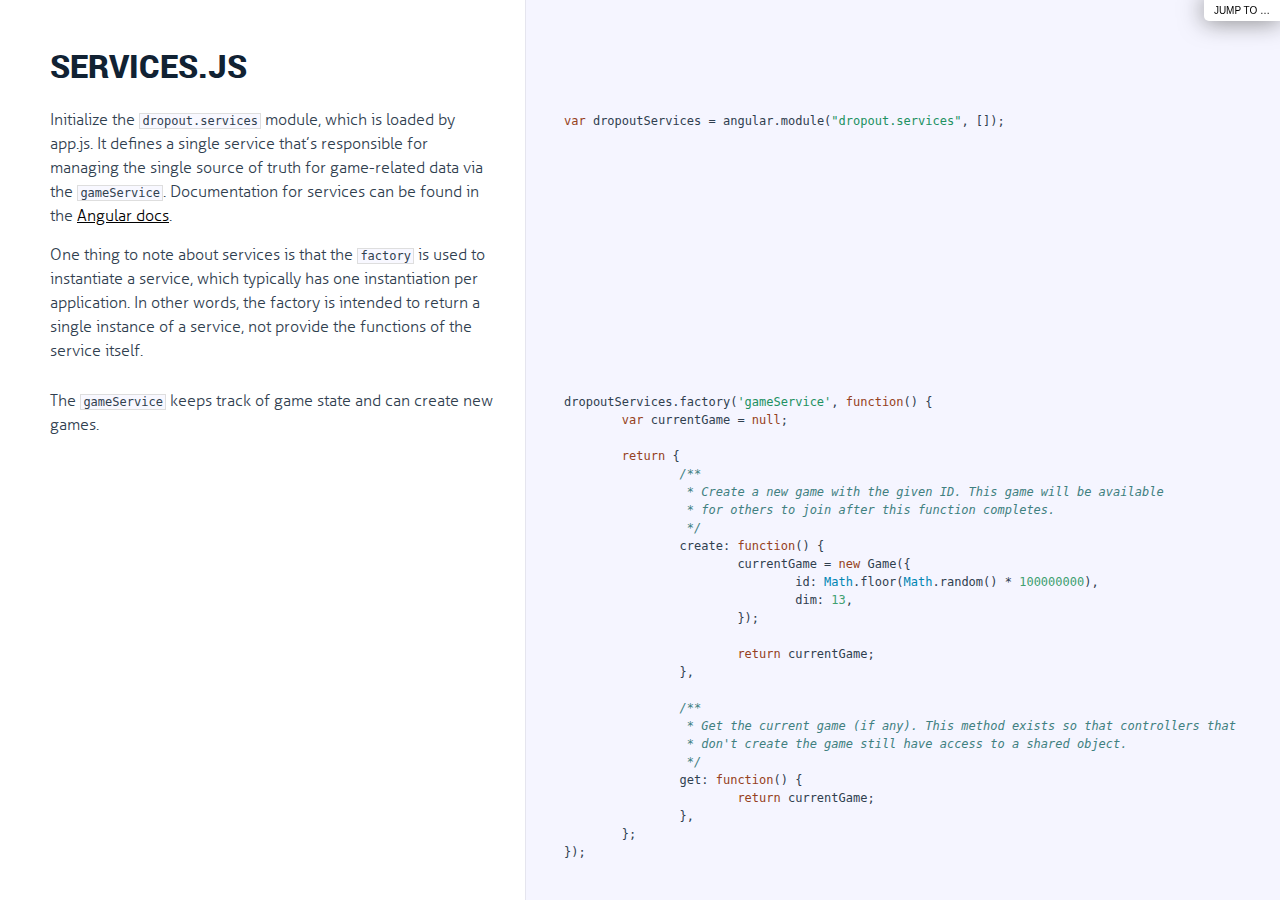
<file: docs/services.html>
<!DOCTYPE html>

<html>
<head>
  <title>services.js</title>
  <meta http-equiv="content-type" content="text/html; charset=UTF-8">
  <meta name="viewport" content="width=device-width, target-densitydpi=160dpi, initial-scale=1.0; maximum-scale=1.0; user-scalable=0;">
  <link rel="stylesheet" media="all" href="docco.css" />
</head>
<body>
  <div id="container">
    <div id="background"></div>
    
      <ul id="jump_to">
        <li>
          <a class="large" href="javascript:void(0);">Jump To &hellip;</a>
          <a class="small" href="javascript:void(0);">+</a>
          <div id="jump_wrapper">
          <div id="jump_page_wrapper">
            <div id="jump_page">
              
                
                <a class="source" href="app.html">
                  app.js
                </a>
              
                
                <a class="source" href="controllers.html">
                  controllers.js
                </a>
              
                
                <a class="source" href="directives.html">
                  directives.js
                </a>
              
                
                <a class="source" href="services.html">
                  services.js
                </a>
              
            </div>
          </div>
        </li>
      </ul>
    
    <ul class="sections">
        
          <li id="title">
              <div class="annotation">
                  <h1>services.js</h1>
              </div>
          </li>
        
        
        
        <li id="section-1">
            <div class="annotation">
              
              <div class="pilwrap ">
                <a class="pilcrow" href="#section-1">&#182;</a>
              </div>
              <p>Initialize the <code>dropout.services</code> module, which is loaded by app.js. It defines a single
service that’s responsible for managing the single source of truth for game-related data 
via the <code>gameService</code>. Documentation for services can be found in the <a href="https://docs.angularjs.org/guide/services">Angular docs</a>.</p>
<p>One thing to note about services is that the <code>factory</code> is used to instantiate a service, which
typically has one instantiation per application. In other words, the factory is intended to
return a single instance of a service, not provide the functions of the service itself.</p>

            </div>
            
            <div class="content"><div class='highlight'><pre><span class="hljs-keyword">var</span> dropoutServices = angular.module(<span class="hljs-string">"dropout.services"</span>, []);</pre></div></div>
            
        </li>
        
        
        <li id="section-2">
            <div class="annotation">
              
              <div class="pilwrap ">
                <a class="pilcrow" href="#section-2">&#182;</a>
              </div>
              <p>The <code>gameService</code> keeps track of game state and can create new games.</p>

            </div>
            
            <div class="content"><div class='highlight'><pre>dropoutServices.factory(<span class="hljs-string">'gameService'</span>, <span class="hljs-function"><span class="hljs-keyword">function</span>(<span class="hljs-params"></span>) </span>{
	<span class="hljs-keyword">var</span> currentGame = <span class="hljs-literal">null</span>;

	<span class="hljs-keyword">return</span> {
		<span class="hljs-comment">/**
		 * Create a new game with the given ID. This game will be available
		 * for others to join after this function completes.
		 */</span>
		create: <span class="hljs-function"><span class="hljs-keyword">function</span>(<span class="hljs-params"></span>) </span>{
			currentGame = <span class="hljs-keyword">new</span> Game({
				id: <span class="hljs-built_in">Math</span>.floor(<span class="hljs-built_in">Math</span>.random() * <span class="hljs-number">100000000</span>), 
				dim: <span class="hljs-number">13</span>, 
			});

			<span class="hljs-keyword">return</span> currentGame;
		},

		<span class="hljs-comment">/**
		 * Get the current game (if any). This method exists so that controllers that
		 * don't create the game still have access to a shared object.
		 */</span>
		get: <span class="hljs-function"><span class="hljs-keyword">function</span>(<span class="hljs-params"></span>) </span>{
			<span class="hljs-keyword">return</span> currentGame;
		},
	};
});</pre></div></div>
            
        </li>
        
    </ul>
  </div>
</body>
</html>
</file>
<file: css/main.css>
body {
	background-color: #dedede;
}

#grid {
	display: inline-block;
	margin: 1% 20% 1% 20%;
}

#scoreboard {
/*	visibility: hidden; */
	margin: 0 20% 0 20%;
}

.gridCell {
	border: 1px solid black;
	display: inline-block;

	width: 60px;
	height: 60px;
	margin: 3px;
	padding: 0;
}

.present {
	background-color: white;
	border: 1px solid black;
}

.fallen {
	background-color: #dedede;
	border: 1px solid #dedede;
}

.shake {
	background-color: red;
}

.player {
	display: inline-block;
	height: 40px;
	width: 40px;

	border-radius: 20px;
	border: 1px solid black;

	position: relative;
}

.scoreboard_element {
	display: inline-block;
	margin: 0 10px 0 10px;
}

.scoreboard_color {
	display: inline-block;
	width: 10px;
	height: 10px;
	border-radius: 5px;

	border: 1px solid black;
}
</file>
<file: docs/docco.css>
/*--------------------- Typography ----------------------------*/

@font-face {
    font-family: 'aller-light';
    src: url('public/fonts/aller-light.eot');
    src: url('public/fonts/aller-light.eot?#iefix') format('embedded-opentype'),
         url('public/fonts/aller-light.woff') format('woff'),
         url('public/fonts/aller-light.ttf') format('truetype');
    font-weight: normal;
    font-style: normal;
}

@font-face {
    font-family: 'aller-bold';
    src: url('public/fonts/aller-bold.eot');
    src: url('public/fonts/aller-bold.eot?#iefix') format('embedded-opentype'),
         url('public/fonts/aller-bold.woff') format('woff'),
         url('public/fonts/aller-bold.ttf') format('truetype');
    font-weight: normal;
    font-style: normal;
}

@font-face {
    font-family: 'roboto-black';
    src: url('public/fonts/roboto-black.eot');
    src: url('public/fonts/roboto-black.eot?#iefix') format('embedded-opentype'),
         url('public/fonts/roboto-black.woff') format('woff'),
         url('public/fonts/roboto-black.ttf') format('truetype');
    font-weight: normal;
    font-style: normal;
}

/*--------------------- Layout ----------------------------*/
html { height: 100%; }
body {
  font-family: "aller-light";
  font-size: 14px;
  line-height: 18px;
  color: #30404f;
  margin: 0; padding: 0;
  height:100%;
}
#container { min-height: 100%; }

a {
  color: #000;
}

b, strong {
  font-weight: normal;
  font-family: "aller-bold";
}

p {
  margin: 15px 0 0px;
}
  .annotation ul, .annotation ol {
    margin: 25px 0;
  }
    .annotation ul li, .annotation ol li {
      font-size: 14px;
      line-height: 18px;
      margin: 10px 0;
    }

h1, h2, h3, h4, h5, h6 {
  color: #112233;
  line-height: 1em;
  font-weight: normal;
  font-family: "roboto-black";
  text-transform: uppercase;
  margin: 30px 0 15px 0;
}

h1 {
  margin-top: 40px;
}
h2 {
  font-size: 1.26em;
}

hr {
  border: 0;
  background: 1px #ddd;
  height: 1px;
  margin: 20px 0;
}

pre, tt, code {
  font-size: 12px; line-height: 16px;
  font-family: Menlo, Monaco, Consolas, "Lucida Console", monospace;
  margin: 0; padding: 0;
}
  .annotation pre {
    display: block;
    margin: 0;
    padding: 7px 10px;
    background: #fcfcfc;
    -moz-box-shadow:    inset 0 0 10px rgba(0,0,0,0.1);
    -webkit-box-shadow: inset 0 0 10px rgba(0,0,0,0.1);
    box-shadow:         inset 0 0 10px rgba(0,0,0,0.1);
    overflow-x: auto;
  }
    .annotation pre code {
      border: 0;
      padding: 0;
      background: transparent;
    }


blockquote {
  border-left: 5px solid #ccc;
  margin: 0;
  padding: 1px 0 1px 1em;
}
  .sections blockquote p {
    font-family: Menlo, Consolas, Monaco, monospace;
    font-size: 12px; line-height: 16px;
    color: #999;
    margin: 10px 0 0;
    white-space: pre-wrap;
  }

ul.sections {
  list-style: none;
  padding:0 0 5px 0;;
  margin:0;
}

/*
  Force border-box so that % widths fit the parent
  container without overlap because of margin/padding.

  More Info : http://www.quirksmode.org/css/box.html
*/
ul.sections > li > div {
  -moz-box-sizing: border-box;    /* firefox */
  -ms-box-sizing: border-box;     /* ie */
  -webkit-box-sizing: border-box; /* webkit */
  -khtml-box-sizing: border-box;  /* konqueror */
  box-sizing: border-box;         /* css3 */
}


/*---------------------- Jump Page -----------------------------*/
#jump_to, #jump_page {
  margin: 0;
  background: white;
  -webkit-box-shadow: 0 0 25px #777; -moz-box-shadow: 0 0 25px #777;
  -webkit-border-bottom-left-radius: 5px; -moz-border-radius-bottomleft: 5px;
  font: 16px Arial;
  cursor: pointer;
  text-align: right;
  list-style: none;
}

#jump_to a {
  text-decoration: none;
}

#jump_to a.large {
  display: none;
}
#jump_to a.small {
  font-size: 22px;
  font-weight: bold;
  color: #676767;
}

#jump_to, #jump_wrapper {
  position: fixed;
  right: 0; top: 0;
  padding: 10px 15px;
  margin:0;
}

#jump_wrapper {
  display: none;
  padding:0;
}

#jump_to:hover #jump_wrapper {
  display: block;
}

#jump_page_wrapper{
  position: fixed;
  right: 0;
  top: 0;
  bottom: 0;
}

#jump_page {
  padding: 5px 0 3px;
  margin: 0 0 25px 25px;
  max-height: 100%;
  overflow: auto;
}

#jump_page .source {
  display: block;
  padding: 15px;
  text-decoration: none;
  border-top: 1px solid #eee;
}

#jump_page .source:hover {
  background: #f5f5ff;
}

#jump_page .source:first-child {
}

/*---------------------- Low resolutions (> 320px) ---------------------*/
@media only screen and (min-width: 320px) {
  .pilwrap { display: none; }

  ul.sections > li > div {
    display: block;
    padding:5px 10px 0 10px;
  }

  ul.sections > li > div.annotation ul, ul.sections > li > div.annotation ol {
    padding-left: 30px;
  }

  ul.sections > li > div.content {
    overflow-x:auto;
    -webkit-box-shadow: inset 0 0 5px #e5e5ee;
    box-shadow: inset 0 0 5px #e5e5ee;
    border: 1px solid #dedede;
    margin:5px 10px 5px 10px;
    padding-bottom: 5px;
  }

  ul.sections > li > div.annotation pre {
    margin: 7px 0 7px;
    padding-left: 15px;
  }

  ul.sections > li > div.annotation p tt, .annotation code {
    background: #f8f8ff;
    border: 1px solid #dedede;
    font-size: 12px;
    padding: 0 0.2em;
  }
}

/*----------------------  (> 481px) ---------------------*/
@media only screen and (min-width: 481px) {
  #container {
    position: relative;
  }
  body {
    background-color: #F5F5FF;
    font-size: 15px;
    line-height: 21px;
  }
  pre, tt, code {
    line-height: 18px;
  }
  p, ul, ol {
    margin: 0 0 15px;
  }


  #jump_to {
    padding: 5px 10px;
  }
  #jump_wrapper {
    padding: 0;
  }
  #jump_to, #jump_page {
    font: 10px Arial;
    text-transform: uppercase;
  }
  #jump_page .source {
    padding: 5px 10px;
  }
  #jump_to a.large {
    display: inline-block;
  }
  #jump_to a.small {
    display: none;
  }



  #background {
    position: absolute;
    top: 0; bottom: 0;
    width: 350px;
    background: #fff;
    border-right: 1px solid #e5e5ee;
    z-index: -1;
  }

  ul.sections > li > div.annotation ul, ul.sections > li > div.annotation ol {
    padding-left: 40px;
  }

  ul.sections > li {
    white-space: nowrap;
  }

  ul.sections > li > div {
    display: inline-block;
  }

  ul.sections > li > div.annotation {
    max-width: 350px;
    min-width: 350px;
    min-height: 5px;
    padding: 13px;
    overflow-x: hidden;
    white-space: normal;
    vertical-align: top;
    text-align: left;
  }
  ul.sections > li > div.annotation pre {
    margin: 15px 0 15px;
    padding-left: 15px;
  }

  ul.sections > li > div.content {
    padding: 13px;
    vertical-align: top;
    border: none;
    -webkit-box-shadow: none;
    box-shadow: none;
  }

  .pilwrap {
    position: relative;
    display: inline;
  }

  .pilcrow {
    font: 12px Arial;
    text-decoration: none;
    color: #454545;
    position: absolute;
    top: 3px; left: -20px;
    padding: 1px 2px;
    opacity: 0;
    -webkit-transition: opacity 0.2s linear;
  }
    .for-h1 .pilcrow {
      top: 47px;
    }
    .for-h2 .pilcrow, .for-h3 .pilcrow, .for-h4 .pilcrow {
      top: 35px;
    }

  ul.sections > li > div.annotation:hover .pilcrow {
    opacity: 1;
  }
}

/*---------------------- (> 1025px) ---------------------*/
@media only screen and (min-width: 1025px) {

  body {
    font-size: 16px;
    line-height: 24px;
  }

  #background {
    width: 525px;
  }
  ul.sections > li > div.annotation {
    max-width: 525px;
    min-width: 525px;
    padding: 10px 25px 1px 50px;
  }
  ul.sections > li > div.content {
    padding: 9px 15px 16px 25px;
  }
}

/*---------------------- Syntax Highlighting -----------------------------*/

td.linenos { background-color: #f0f0f0; padding-right: 10px; }
span.lineno { background-color: #f0f0f0; padding: 0 5px 0 5px; }
/*

github.com style (c) Vasily Polovnyov <vast@whiteants.net>

*/

pre code {
  display: block; padding: 0.5em;
  color: #000;
  background: #f8f8ff
}

pre .hljs-comment,
pre .hljs-template_comment,
pre .hljs-diff .hljs-header,
pre .hljs-javadoc {
  color: #408080;
  font-style: italic
}

pre .hljs-keyword,
pre .hljs-assignment,
pre .hljs-literal,
pre .hljs-css .hljs-rule .hljs-keyword,
pre .hljs-winutils,
pre .hljs-javascript .hljs-title,
pre .hljs-lisp .hljs-title,
pre .hljs-subst {
  color: #954121;
  /*font-weight: bold*/
}

pre .hljs-number,
pre .hljs-hexcolor {
  color: #40a070
}

pre .hljs-string,
pre .hljs-tag .hljs-value,
pre .hljs-phpdoc,
pre .hljs-tex .hljs-formula {
  color: #219161;
}

pre .hljs-title,
pre .hljs-id {
  color: #19469D;
}
pre .hljs-params {
  color: #00F;
}

pre .hljs-javascript .hljs-title,
pre .hljs-lisp .hljs-title,
pre .hljs-subst {
  font-weight: normal
}

pre .hljs-class .hljs-title,
pre .hljs-haskell .hljs-label,
pre .hljs-tex .hljs-command {
  color: #458;
  font-weight: bold
}

pre .hljs-tag,
pre .hljs-tag .hljs-title,
pre .hljs-rules .hljs-property,
pre .hljs-django .hljs-tag .hljs-keyword {
  color: #000080;
  font-weight: normal
}

pre .hljs-attribute,
pre .hljs-variable,
pre .hljs-instancevar,
pre .hljs-lisp .hljs-body {
  color: #008080
}

pre .hljs-regexp {
  color: #B68
}

pre .hljs-class {
  color: #458;
  font-weight: bold
}

pre .hljs-symbol,
pre .hljs-ruby .hljs-symbol .hljs-string,
pre .hljs-ruby .hljs-symbol .hljs-keyword,
pre .hljs-ruby .hljs-symbol .hljs-keymethods,
pre .hljs-lisp .hljs-keyword,
pre .hljs-tex .hljs-special,
pre .hljs-input_number {
  color: #990073
}

pre .hljs-builtin,
pre .hljs-constructor,
pre .hljs-built_in,
pre .hljs-lisp .hljs-title {
  color: #0086b3
}

pre .hljs-preprocessor,
pre .hljs-pi,
pre .hljs-doctype,
pre .hljs-shebang,
pre .hljs-cdata {
  color: #999;
  font-weight: bold
}

pre .hljs-deletion {
  background: #fdd
}

pre .hljs-addition {
  background: #dfd
}

pre .hljs-diff .hljs-change {
  background: #0086b3
}

pre .hljs-chunk {
  color: #aaa
}

pre .hljs-tex .hljs-formula {
  opacity: 0.5;
}
</file>
<file: css/lib/csshake.min.css>
.shake{display:inline-block;-webkit-transform-origin:center center;-ms-transform-origin:center center;transform-origin:center center}.shake:hover{-webkit-animation-name:shake-base;-ms-animation-name:shake-base;animation-name:shake-base;-webkit-animation-duration:100ms;-ms-animation-duration:100ms;animation-duration:100ms;-webkit-animation-iteration-count:infinite;-ms-animation-iteration-count:infinite;animation-iteration-count:infinite;-webkit-animation-timing-function:ease-in-out;-ms-animation-timing-function:ease-in-out;animation-timing-function:ease-in-out;-webkit-animation-delay:0s;-ms-animation-delay:0s;animation-delay:0s;-webkit-animation-play-state:running;-ms-animation-play-state:running;animation-play-state:running}.shake.freez{-webkit-animation-play-state:paused !important;-ms-animation-play-state:paused !important;animation-play-state:paused !important}.shake.freez.shake-hard{-webkit-animation-name:shake-hard;-ms-animation-name:shake-hard;animation-name:shake-hard;-webkit-animation-duration:100ms;-ms-animation-duration:100ms;animation-duration:100ms;-webkit-animation-iteration-count:infinite;-ms-animation-iteration-count:infinite;animation-iteration-count:infinite;-webkit-animation-timing-function:ease-in-out;-ms-animation-timing-function:ease-in-out;animation-timing-function:ease-in-out;-webkit-animation-delay:0s;-ms-animation-delay:0s;animation-delay:0s;-webkit-animation-play-state:running;-ms-animation-play-state:running;animation-play-state:running}.shake.freez.shake-slow{-webkit-animation-name:shake-slow;-ms-animation-name:shake-slow;animation-name:shake-slow;-webkit-animation-duration:5s;-ms-animation-duration:5s;animation-duration:5s;-webkit-animation-iteration-count:infinite;-ms-animation-iteration-count:infinite;animation-iteration-count:infinite;-webkit-animation-timing-function:ease-in-out;-ms-animation-timing-function:ease-in-out;animation-timing-function:ease-in-out;-webkit-animation-delay:0s;-ms-animation-delay:0s;animation-delay:0s;-webkit-animation-play-state:running;-ms-animation-play-state:running;animation-play-state:running}.shake.freez.shake-little{-webkit-animation-name:shake-little;-ms-animation-name:shake-little;animation-name:shake-little;-webkit-animation-duration:100ms;-ms-animation-duration:100ms;animation-duration:100ms;-webkit-animation-iteration-count:infinite;-ms-animation-iteration-count:infinite;animation-iteration-count:infinite;-webkit-animation-timing-function:ease-in-out;-ms-animation-timing-function:ease-in-out;animation-timing-function:ease-in-out;-webkit-animation-delay:0s;-ms-animation-delay:0s;animation-delay:0s;-webkit-animation-play-state:running;-ms-animation-play-state:running;animation-play-state:running}.shake.freez.shake-horizontal{-webkit-animation-name:shake-horizontal;-ms-animation-name:shake-horizontal;animation-name:shake-horizontal;-webkit-animation-duration:100ms;-ms-animation-duration:100ms;animation-duration:100ms;-webkit-animation-iteration-count:infinite;-ms-animation-iteration-count:infinite;animation-iteration-count:infinite;-webkit-animation-timing-function:ease-in-out;-ms-animation-timing-function:ease-in-out;animation-timing-function:ease-in-out;-webkit-animation-delay:0s;-ms-animation-delay:0s;animation-delay:0s;-webkit-animation-play-state:running;-ms-animation-play-state:running;animation-play-state:running}.shake.freez.shake-vertical{-webkit-animation-name:shake-vertical;-ms-animation-name:shake-vertical;animation-name:shake-vertical;-webkit-animation-duration:100ms;-ms-animation-duration:100ms;animation-duration:100ms;-webkit-animation-iteration-count:infinite;-ms-animation-iteration-count:infinite;animation-iteration-count:infinite;-webkit-animation-timing-function:ease-in-out;-ms-animation-timing-function:ease-in-out;animation-timing-function:ease-in-out;-webkit-animation-delay:0s;-ms-animation-delay:0s;animation-delay:0s;-webkit-animation-play-state:running;-ms-animation-play-state:running;animation-play-state:running}.shake.freez.shake-rotate{-webkit-animation-name:shake-rotate;-ms-animation-name:shake-rotate;animation-name:shake-rotate;-webkit-animation-duration:100ms;-ms-animation-duration:100ms;animation-duration:100ms;-webkit-animation-iteration-count:infinite;-ms-animation-iteration-count:infinite;animation-iteration-count:infinite;-webkit-animation-timing-function:ease-in-out;-ms-animation-timing-function:ease-in-out;animation-timing-function:ease-in-out;-webkit-animation-delay:0s;-ms-animation-delay:0s;animation-delay:0s;-webkit-animation-play-state:running;-ms-animation-play-state:running;animation-play-state:running}.shake.freez.shake-opacity{-webkit-animation-name:shake-opacity;-ms-animation-name:shake-opacity;animation-name:shake-opacity;-webkit-animation-duration:200ms;-ms-animation-duration:200ms;animation-duration:200ms;-webkit-animation-iteration-count:infinite;-ms-animation-iteration-count:infinite;animation-iteration-count:infinite;-webkit-animation-timing-function:ease-in-out;-ms-animation-timing-function:ease-in-out;animation-timing-function:ease-in-out;-webkit-animation-delay:0s;-ms-animation-delay:0s;animation-delay:0s;-webkit-animation-play-state:running;-ms-animation-play-state:running;animation-play-state:running}.shake.freez.shake-crazy{-webkit-animation-name:shake-crazy;-ms-animation-name:shake-crazy;animation-name:shake-crazy;-webkit-animation-duration:100ms;-ms-animation-duration:100ms;animation-duration:100ms;-webkit-animation-iteration-count:infinite;-ms-animation-iteration-count:infinite;animation-iteration-count:infinite;-webkit-animation-timing-function:ease-in-out;-ms-animation-timing-function:ease-in-out;animation-timing-function:ease-in-out;-webkit-animation-delay:0s;-ms-animation-delay:0s;animation-delay:0s;-webkit-animation-play-state:running;-ms-animation-play-state:running;animation-play-state:running}.shake.freez:hover{-webkit-animation-play-state:running !important;-ms-animation-play-state:running !important;animation-play-state:running !important}.shake.shake-hard:hover{-webkit-animation-name:shake-hard;-ms-animation-name:shake-hard;animation-name:shake-hard;-webkit-animation-duration:100ms;-ms-animation-duration:100ms;animation-duration:100ms;-webkit-animation-iteration-count:infinite;-ms-animation-iteration-count:infinite;animation-iteration-count:infinite;-webkit-animation-timing-function:ease-in-out;-ms-animation-timing-function:ease-in-out;animation-timing-function:ease-in-out;-webkit-animation-delay:0s;-ms-animation-delay:0s;animation-delay:0s;-webkit-animation-play-state:running;-ms-animation-play-state:running;animation-play-state:running}.shake.shake-slow:hover{-webkit-animation-name:shake-slow;-ms-animation-name:shake-slow;animation-name:shake-slow;-webkit-animation-duration:5s;-ms-animation-duration:5s;animation-duration:5s;-webkit-animation-iteration-count:infinite;-ms-animation-iteration-count:infinite;animation-iteration-count:infinite;-webkit-animation-timing-function:ease-in-out;-ms-animation-timing-function:ease-in-out;animation-timing-function:ease-in-out;-webkit-animation-delay:0s;-ms-animation-delay:0s;animation-delay:0s;-webkit-animation-play-state:running;-ms-animation-play-state:running;animation-play-state:running}.shake.shake-little:hover{-webkit-animation-name:shake-little;-ms-animation-name:shake-little;animation-name:shake-little;-webkit-animation-duration:100ms;-ms-animation-duration:100ms;animation-duration:100ms;-webkit-animation-iteration-count:infinite;-ms-animation-iteration-count:infinite;animation-iteration-count:infinite;-webkit-animation-timing-function:ease-in-out;-ms-animation-timing-function:ease-in-out;animation-timing-function:ease-in-out;-webkit-animation-delay:0s;-ms-animation-delay:0s;animation-delay:0s;-webkit-animation-play-state:running;-ms-animation-play-state:running;animation-play-state:running}.shake.shake-horizontal:hover{-webkit-animation-name:shake-horizontal;-ms-animation-name:shake-horizontal;animation-name:shake-horizontal;-webkit-animation-duration:100ms;-ms-animation-duration:100ms;animation-duration:100ms;-webkit-animation-iteration-count:infinite;-ms-animation-iteration-count:infinite;animation-iteration-count:infinite;-webkit-animation-timing-function:ease-in-out;-ms-animation-timing-function:ease-in-out;animation-timing-function:ease-in-out;-webkit-animation-delay:0s;-ms-animation-delay:0s;animation-delay:0s;-webkit-animation-play-state:running;-ms-animation-play-state:running;animation-play-state:running}.shake.shake-vertical:hover{-webkit-animation-name:shake-vertical;-ms-animation-name:shake-vertical;animation-name:shake-vertical;-webkit-animation-duration:100ms;-ms-animation-duration:100ms;animation-duration:100ms;-webkit-animation-iteration-count:infinite;-ms-animation-iteration-count:infinite;animation-iteration-count:infinite;-webkit-animation-timing-function:ease-in-out;-ms-animation-timing-function:ease-in-out;animation-timing-function:ease-in-out;-webkit-animation-delay:0s;-ms-animation-delay:0s;animation-delay:0s;-webkit-animation-play-state:running;-ms-animation-play-state:running;animation-play-state:running}.shake.shake-rotate:hover{-webkit-animation-name:shake-rotate;-ms-animation-name:shake-rotate;animation-name:shake-rotate;-webkit-animation-duration:100ms;-ms-animation-duration:100ms;animation-duration:100ms;-webkit-animation-iteration-count:infinite;-ms-animation-iteration-count:infinite;animation-iteration-count:infinite;-webkit-animation-timing-function:ease-in-out;-ms-animation-timing-function:ease-in-out;animation-timing-function:ease-in-out;-webkit-animation-delay:0s;-ms-animation-delay:0s;animation-delay:0s;-webkit-animation-play-state:running;-ms-animation-play-state:running;animation-play-state:running}.shake.shake-opacity:hover{-webkit-animation-name:shake-opacity;-ms-animation-name:shake-opacity;animation-name:shake-opacity;-webkit-animation-duration:200ms;-ms-animation-duration:200ms;animation-duration:200ms;-webkit-animation-iteration-count:infinite;-ms-animation-iteration-count:infinite;animation-iteration-count:infinite;-webkit-animation-timing-function:ease-in-out;-ms-animation-timing-function:ease-in-out;animation-timing-function:ease-in-out;-webkit-animation-delay:0s;-ms-animation-delay:0s;animation-delay:0s;-webkit-animation-play-state:running;-ms-animation-play-state:running;animation-play-state:running}.shake.shake-crazy:hover{-webkit-animation-name:shake-crazy;-ms-animation-name:shake-crazy;animation-name:shake-crazy;-webkit-animation-duration:100ms;-ms-animation-duration:100ms;animation-duration:100ms;-webkit-animation-iteration-count:infinite;-ms-animation-iteration-count:infinite;animation-iteration-count:infinite;-webkit-animation-timing-function:ease-in-out;-ms-animation-timing-function:ease-in-out;animation-timing-function:ease-in-out;-webkit-animation-delay:0s;-ms-animation-delay:0s;animation-delay:0s;-webkit-animation-play-state:running;-ms-animation-play-state:running;animation-play-state:running}.shake.shake-constant{-webkit-animation-name:shake-base;-ms-animation-name:shake-base;animation-name:shake-base;-webkit-animation-duration:100ms;-ms-animation-duration:100ms;animation-duration:100ms;-webkit-animation-iteration-count:infinite;-ms-animation-iteration-count:infinite;animation-iteration-count:infinite;-webkit-animation-timing-function:ease-in-out;-ms-animation-timing-function:ease-in-out;animation-timing-function:ease-in-out;-webkit-animation-delay:0s;-ms-animation-delay:0s;animation-delay:0s;-webkit-animation-play-state:running;-ms-animation-play-state:running;animation-play-state:running}.shake.shake-constant.shake-hard{-webkit-animation-name:shake-hard;-ms-animation-name:shake-hard;animation-name:shake-hard;-webkit-animation-duration:100ms;-ms-animation-duration:100ms;animation-duration:100ms;-webkit-animation-iteration-count:infinite;-ms-animation-iteration-count:infinite;animation-iteration-count:infinite;-webkit-animation-timing-function:ease-in-out;-ms-animation-timing-function:ease-in-out;animation-timing-function:ease-in-out;-webkit-animation-delay:0s;-ms-animation-delay:0s;animation-delay:0s;-webkit-animation-play-state:running;-ms-animation-play-state:running;animation-play-state:running}.shake.shake-constant.shake-slow{-webkit-animation-name:shake-slow;-ms-animation-name:shake-slow;animation-name:shake-slow;-webkit-animation-duration:5s;-ms-animation-duration:5s;animation-duration:5s;-webkit-animation-iteration-count:infinite;-ms-animation-iteration-count:infinite;animation-iteration-count:infinite;-webkit-animation-timing-function:ease-in-out;-ms-animation-timing-function:ease-in-out;animation-timing-function:ease-in-out;-webkit-animation-delay:0s;-ms-animation-delay:0s;animation-delay:0s;-webkit-animation-play-state:running;-ms-animation-play-state:running;animation-play-state:running}.shake.shake-constant.shake-little{-webkit-animation-name:shake-little;-ms-animation-name:shake-little;animation-name:shake-little;-webkit-animation-duration:100ms;-ms-animation-duration:100ms;animation-duration:100ms;-webkit-animation-iteration-count:infinite;-ms-animation-iteration-count:infinite;animation-iteration-count:infinite;-webkit-animation-timing-function:ease-in-out;-ms-animation-timing-function:ease-in-out;animation-timing-function:ease-in-out;-webkit-animation-delay:0s;-ms-animation-delay:0s;animation-delay:0s;-webkit-animation-play-state:running;-ms-animation-play-state:running;animation-play-state:running}.shake.shake-constant.shake-horizontal{-webkit-animation-name:shake-horizontal;-ms-animation-name:shake-horizontal;animation-name:shake-horizontal;-webkit-animation-duration:100ms;-ms-animation-duration:100ms;animation-duration:100ms;-webkit-animation-iteration-count:infinite;-ms-animation-iteration-count:infinite;animation-iteration-count:infinite;-webkit-animation-timing-function:ease-in-out;-ms-animation-timing-function:ease-in-out;animation-timing-function:ease-in-out;-webkit-animation-delay:0s;-ms-animation-delay:0s;animation-delay:0s;-webkit-animation-play-state:running;-ms-animation-play-state:running;animation-play-state:running}.shake.shake-constant.shake-vertical{-webkit-animation-name:shake-vertical;-ms-animation-name:shake-vertical;animation-name:shake-vertical;-webkit-animation-duration:100ms;-ms-animation-duration:100ms;animation-duration:100ms;-webkit-animation-iteration-count:infinite;-ms-animation-iteration-count:infinite;animation-iteration-count:infinite;-webkit-animation-timing-function:ease-in-out;-ms-animation-timing-function:ease-in-out;animation-timing-function:ease-in-out;-webkit-animation-delay:0s;-ms-animation-delay:0s;animation-delay:0s;-webkit-animation-play-state:running;-ms-animation-play-state:running;animation-play-state:running}.shake.shake-constant.shake-rotate{-webkit-animation-name:shake-rotate;-ms-animation-name:shake-rotate;animation-name:shake-rotate;-webkit-animation-duration:100ms;-ms-animation-duration:100ms;animation-duration:100ms;-webkit-animation-iteration-count:infinite;-ms-animation-iteration-count:infinite;animation-iteration-count:infinite;-webkit-animation-timing-function:ease-in-out;-ms-animation-timing-function:ease-in-out;animation-timing-function:ease-in-out;-webkit-animation-delay:0s;-ms-animation-delay:0s;animation-delay:0s;-webkit-animation-play-state:running;-ms-animation-play-state:running;animation-play-state:running}.shake.shake-constant.shake-opacity{-webkit-animation-name:shake-opacity;-ms-animation-name:shake-opacity;animation-name:shake-opacity;-webkit-animation-duration:200ms;-ms-animation-duration:200ms;animation-duration:200ms;-webkit-animation-iteration-count:infinite;-ms-animation-iteration-count:infinite;animation-iteration-count:infinite;-webkit-animation-timing-function:ease-in-out;-ms-animation-timing-function:ease-in-out;animation-timing-function:ease-in-out;-webkit-animation-delay:0s;-ms-animation-delay:0s;animation-delay:0s;-webkit-animation-play-state:running;-ms-animation-play-state:running;animation-play-state:running}.shake.shake-constant.shake-crazy{-webkit-animation-name:shake-crazy;-ms-animation-name:shake-crazy;animation-name:shake-crazy;-webkit-animation-duration:100ms;-ms-animation-duration:100ms;animation-duration:100ms;-webkit-animation-iteration-count:infinite;-ms-animation-iteration-count:infinite;animation-iteration-count:infinite;-webkit-animation-timing-function:ease-in-out;-ms-animation-timing-function:ease-in-out;animation-timing-function:ease-in-out;-webkit-animation-delay:0s;-ms-animation-delay:0s;animation-delay:0s;-webkit-animation-play-state:running;-ms-animation-play-state:running;animation-play-state:running}.shake.shake-constant.hover-stop:hover{-webkit-animation-play-state:paused;-ms-animation-play-state:paused;animation-play-state:paused}.shake.shake-delay{-webkit-animation-name:shake-base;-ms-animation-name:shake-base;animation-name:shake-base;-webkit-animation-duration:100ms;-ms-animation-duration:100ms;animation-duration:100ms;-webkit-animation-iteration-count:infinite;-ms-animation-iteration-count:infinite;animation-iteration-count:infinite;-webkit-animation-timing-function:ease-in-out;-ms-animation-timing-function:ease-in-out;animation-timing-function:ease-in-out;-webkit-animation-delay:4s;-ms-animation-delay:4s;animation-delay:4s;-webkit-animation-play-state:running;-ms-animation-play-state:running;animation-play-state:running}@-webkit-keyframes shake-base{0%{-webkit-transform:translate(0px, 0px) rotate(0deg)}2%{-webkit-transform:translate(1.5px, -2.5px) rotate(-1.5deg)}4%{-webkit-transform:translate(-2.5px, 0.5px) rotate(-0.5deg)}6%{-webkit-transform:translate(1.5px, 1.5px) rotate(0.5deg)}8%{-webkit-transform:translate(1.5px, 1.5px) rotate(-0.5deg)}10%{-webkit-transform:translate(1.5px, 0.5px) rotate(0.5deg)}12%{-webkit-transform:translate(0.5px, -1.5px) rotate(-1.5deg)}14%{-webkit-transform:translate(-2.5px, -0.5px) rotate(-0.5deg)}16%{-webkit-transform:translate(0.5px, 1.5px) rotate(-1.5deg)}18%{-webkit-transform:translate(-1.5px, 1.5px) rotate(-0.5deg)}20%{-webkit-transform:translate(0.5px, 1.5px) rotate(0.5deg)}22%{-webkit-transform:translate(-1.5px, 0.5px) rotate(-0.5deg)}24%{-webkit-transform:translate(-2.5px, 1.5px) rotate(-1.5deg)}26%{-webkit-transform:translate(0.5px, 0.5px) rotate(-0.5deg)}28%{-webkit-transform:translate(-0.5px, -2.5px) rotate(-1.5deg)}30%{-webkit-transform:translate(-1.5px, 1.5px) rotate(-1.5deg)}32%{-webkit-transform:translate(0.5px, 0.5px) rotate(-0.5deg)}34%{-webkit-transform:translate(1.5px, -0.5px) rotate(0.5deg)}36%{-webkit-transform:translate(-1.5px, -1.5px) rotate(-0.5deg)}38%{-webkit-transform:translate(-2.5px, -2.5px) rotate(-1.5deg)}40%{-webkit-transform:translate(-1.5px, 0.5px) rotate(-0.5deg)}42%{-webkit-transform:translate(-0.5px, 1.5px) rotate(-1.5deg)}44%{-webkit-transform:translate(-2.5px, -0.5px) rotate(0.5deg)}46%{-webkit-transform:translate(-2.5px, -1.5px) rotate(0.5deg)}48%{-webkit-transform:translate(-2.5px, -2.5px) rotate(0.5deg)}50%{-webkit-transform:translate(0.5px, -1.5px) rotate(-1.5deg)}52%{-webkit-transform:translate(0.5px, 1.5px) rotate(0.5deg)}54%{-webkit-transform:translate(1.5px, -0.5px) rotate(-1.5deg)}56%{-webkit-transform:translate(-1.5px, -1.5px) rotate(-1.5deg)}58%{-webkit-transform:translate(0.5px, 1.5px) rotate(-0.5deg)}60%{-webkit-transform:translate(-0.5px, -0.5px) rotate(0.5deg)}62%{-webkit-transform:translate(0.5px, 1.5px) rotate(-0.5deg)}64%{-webkit-transform:translate(-2.5px, 0.5px) rotate(0.5deg)}66%{-webkit-transform:translate(-0.5px, -2.5px) rotate(0.5deg)}68%{-webkit-transform:translate(-2.5px, -2.5px) rotate(-1.5deg)}70%{-webkit-transform:translate(-1.5px, 0.5px) rotate(-1.5deg)}72%{-webkit-transform:translate(-1.5px, 0.5px) rotate(-0.5deg)}74%{-webkit-transform:translate(-1.5px, 1.5px) rotate(-0.5deg)}76%{-webkit-transform:translate(-1.5px, -2.5px) rotate(0.5deg)}78%{-webkit-transform:translate(-1.5px, -2.5px) rotate(-0.5deg)}80%{-webkit-transform:translate(-0.5px, 1.5px) rotate(-0.5deg)}82%{-webkit-transform:translate(1.5px, -1.5px) rotate(-0.5deg)}84%{-webkit-transform:translate(-0.5px, -1.5px) rotate(-1.5deg)}86%{-webkit-transform:translate(-2.5px, 0.5px) rotate(-0.5deg)}88%{-webkit-transform:translate(-2.5px, -0.5px) rotate(-0.5deg)}90%{-webkit-transform:translate(-0.5px, 0.5px) rotate(-1.5deg)}92%{-webkit-transform:translate(1.5px, -2.5px) rotate(0.5deg)}94%{-webkit-transform:translate(0.5px, 1.5px) rotate(-1.5deg)}96%{-webkit-transform:translate(1.5px, -0.5px) rotate(-1.5deg)}98%{-webkit-transform:translate(-0.5px, 0.5px) rotate(-0.5deg)}}@-ms-keyframes shake-base{0%{-ms-transform:translate(0px, 0px) rotate(0deg)}2%{-ms-transform:translate(-2.5px, 1.5px) rotate(-1.5deg)}4%{-ms-transform:translate(0.5px, -0.5px) rotate(-0.5deg)}6%{-ms-transform:translate(1.5px, 1.5px) rotate(0.5deg)}8%{-ms-transform:translate(1.5px, -2.5px) rotate(0.5deg)}10%{-ms-transform:translate(1.5px, 1.5px) rotate(-1.5deg)}12%{-ms-transform:translate(1.5px, -2.5px) rotate(-1.5deg)}14%{-ms-transform:translate(-1.5px, -1.5px) rotate(-1.5deg)}16%{-ms-transform:translate(-1.5px, -0.5px) rotate(-1.5deg)}18%{-ms-transform:translate(-1.5px, -1.5px) rotate(0.5deg)}20%{-ms-transform:translate(-1.5px, 0.5px) rotate(-1.5deg)}22%{-ms-transform:translate(1.5px, 1.5px) rotate(-1.5deg)}24%{-ms-transform:translate(-1.5px, 0.5px) rotate(-0.5deg)}26%{-ms-transform:translate(1.5px, -2.5px) rotate(0.5deg)}28%{-ms-transform:translate(-2.5px, -0.5px) rotate(-0.5deg)}30%{-ms-transform:translate(-1.5px, 1.5px) rotate(0.5deg)}32%{-ms-transform:translate(0.5px, -1.5px) rotate(-1.5deg)}34%{-ms-transform:translate(0.5px, -2.5px) rotate(0.5deg)}36%{-ms-transform:translate(-1.5px, 1.5px) rotate(0.5deg)}38%{-ms-transform:translate(-1.5px, -0.5px) rotate(0.5deg)}40%{-ms-transform:translate(1.5px, -1.5px) rotate(0.5deg)}42%{-ms-transform:translate(0.5px, 0.5px) rotate(-0.5deg)}44%{-ms-transform:translate(-0.5px, -1.5px) rotate(0.5deg)}46%{-ms-transform:translate(-0.5px, -0.5px) rotate(-1.5deg)}48%{-ms-transform:translate(-1.5px, 1.5px) rotate(-1.5deg)}50%{-ms-transform:translate(-0.5px, -2.5px) rotate(-1.5deg)}52%{-ms-transform:translate(0.5px, 0.5px) rotate(-1.5deg)}54%{-ms-transform:translate(0.5px, 1.5px) rotate(-0.5deg)}56%{-ms-transform:translate(0.5px, -0.5px) rotate(-0.5deg)}58%{-ms-transform:translate(-2.5px, -0.5px) rotate(0.5deg)}60%{-ms-transform:translate(1.5px, 0.5px) rotate(-0.5deg)}62%{-ms-transform:translate(-2.5px, 1.5px) rotate(-1.5deg)}64%{-ms-transform:translate(0.5px, -1.5px) rotate(-0.5deg)}66%{-ms-transform:translate(-1.5px, -2.5px) rotate(-0.5deg)}68%{-ms-transform:translate(1.5px, 1.5px) rotate(-0.5deg)}70%{-ms-transform:translate(-0.5px, 1.5px) rotate(-1.5deg)}72%{-ms-transform:translate(1.5px, -1.5px) rotate(-0.5deg)}74%{-ms-transform:translate(-0.5px, 1.5px) rotate(-1.5deg)}76%{-ms-transform:translate(1.5px, -2.5px) rotate(-1.5deg)}78%{-ms-transform:translate(-0.5px, 0.5px) rotate(0.5deg)}80%{-ms-transform:translate(0.5px, -0.5px) rotate(-1.5deg)}82%{-ms-transform:translate(1.5px, 0.5px) rotate(0.5deg)}84%{-ms-transform:translate(-2.5px, 0.5px) rotate(-1.5deg)}86%{-ms-transform:translate(-1.5px, -0.5px) rotate(-1.5deg)}88%{-ms-transform:translate(-2.5px, -1.5px) rotate(0.5deg)}90%{-ms-transform:translate(1.5px, 1.5px) rotate(-0.5deg)}92%{-ms-transform:translate(0.5px, -0.5px) rotate(-1.5deg)}94%{-ms-transform:translate(-1.5px, -2.5px) rotate(-0.5deg)}96%{-ms-transform:translate(1.5px, -1.5px) rotate(-0.5deg)}98%{-ms-transform:translate(0.5px, 1.5px) rotate(-0.5deg)}}@keyframes shake-base{0%{transform:translate(0px, 0px) rotate(0deg)}2%{transform:translate(-1.5px, 1.5px) rotate(0.5deg)}4%{transform:translate(-2.5px, -1.5px) rotate(-1.5deg)}6%{transform:translate(-0.5px, 1.5px) rotate(-1.5deg)}8%{transform:translate(1.5px, -0.5px) rotate(-1.5deg)}10%{transform:translate(0.5px, -0.5px) rotate(-0.5deg)}12%{transform:translate(0.5px, -1.5px) rotate(-0.5deg)}14%{transform:translate(-0.5px, 0.5px) rotate(-1.5deg)}16%{transform:translate(1.5px, -0.5px) rotate(0.5deg)}18%{transform:translate(1.5px, 1.5px) rotate(0.5deg)}20%{transform:translate(-2.5px, 0.5px) rotate(0.5deg)}22%{transform:translate(-0.5px, 0.5px) rotate(-0.5deg)}24%{transform:translate(1.5px, -1.5px) rotate(0.5deg)}26%{transform:translate(-2.5px, 1.5px) rotate(-0.5deg)}28%{transform:translate(-2.5px, 0.5px) rotate(-0.5deg)}30%{transform:translate(1.5px, 1.5px) rotate(-0.5deg)}32%{transform:translate(0.5px, 1.5px) rotate(0.5deg)}34%{transform:translate(1.5px, 1.5px) rotate(-0.5deg)}36%{transform:translate(1.5px, -1.5px) rotate(-0.5deg)}38%{transform:translate(-1.5px, 1.5px) rotate(0.5deg)}40%{transform:translate(0.5px, -2.5px) rotate(-0.5deg)}42%{transform:translate(-2.5px, -0.5px) rotate(-0.5deg)}44%{transform:translate(-2.5px, -0.5px) rotate(-0.5deg)}46%{transform:translate(-1.5px, -0.5px) rotate(-0.5deg)}48%{transform:translate(-2.5px, 1.5px) rotate(-0.5deg)}50%{transform:translate(-0.5px, -2.5px) rotate(0.5deg)}52%{transform:translate(0.5px, 1.5px) rotate(-1.5deg)}54%{transform:translate(-0.5px, -2.5px) rotate(0.5deg)}56%{transform:translate(-0.5px, 0.5px) rotate(-0.5deg)}58%{transform:translate(-0.5px, 1.5px) rotate(0.5deg)}60%{transform:translate(0.5px, -2.5px) rotate(0.5deg)}62%{transform:translate(1.5px, -2.5px) rotate(0.5deg)}64%{transform:translate(-1.5px, 1.5px) rotate(-0.5deg)}66%{transform:translate(-0.5px, 1.5px) rotate(-0.5deg)}68%{transform:translate(-1.5px, -0.5px) rotate(0.5deg)}70%{transform:translate(0.5px, 0.5px) rotate(-0.5deg)}72%{transform:translate(1.5px, 1.5px) rotate(0.5deg)}74%{transform:translate(1.5px, -1.5px) rotate(-1.5deg)}76%{transform:translate(1.5px, 1.5px) rotate(-1.5deg)}78%{transform:translate(-2.5px, -1.5px) rotate(-1.5deg)}80%{transform:translate(0.5px, 1.5px) rotate(-0.5deg)}82%{transform:translate(-2.5px, -1.5px) rotate(0.5deg)}84%{transform:translate(-0.5px, -1.5px) rotate(-0.5deg)}86%{transform:translate(-1.5px, 0.5px) rotate(-0.5deg)}88%{transform:translate(1.5px, 0.5px) rotate(-0.5deg)}90%{transform:translate(0.5px, -1.5px) rotate(-1.5deg)}92%{transform:translate(0.5px, 0.5px) rotate(-1.5deg)}94%{transform:translate(1.5px, 1.5px) rotate(0.5deg)}96%{transform:translate(-1.5px, -1.5px) rotate(-1.5deg)}98%{transform:translate(-2.5px, -0.5px) rotate(-1.5deg)}}@-webkit-keyframes shake-little{0%{-webkit-transform:translate(0px, 0px) rotate(0deg)}2%{-webkit-transform:translate(-1px, 0px) rotate(-0.5deg)}4%{-webkit-transform:translate(-1px, -1px) rotate(-0.5deg)}6%{-webkit-transform:translate(-1px, -1px) rotate(-0.5deg)}8%{-webkit-transform:translate(0px, 0px) rotate(-0.5deg)}10%{-webkit-transform:translate(0px, -1px) rotate(-0.5deg)}12%{-webkit-transform:translate(-1px, 0px) rotate(-0.5deg)}14%{-webkit-transform:translate(-1px, -1px) rotate(-0.5deg)}16%{-webkit-transform:translate(0px, 0px) rotate(-0.5deg)}18%{-webkit-transform:translate(-1px, -1px) rotate(-0.5deg)}20%{-webkit-transform:translate(-1px, -1px) rotate(-0.5deg)}22%{-webkit-transform:translate(0px, -1px) rotate(-0.5deg)}24%{-webkit-transform:translate(0px, 0px) rotate(-0.5deg)}26%{-webkit-transform:translate(-1px, -1px) rotate(-0.5deg)}28%{-webkit-transform:translate(-1px, -1px) rotate(-0.5deg)}30%{-webkit-transform:translate(-1px, -1px) rotate(-0.5deg)}32%{-webkit-transform:translate(0px, -1px) rotate(-0.5deg)}34%{-webkit-transform:translate(-1px, -1px) rotate(-0.5deg)}36%{-webkit-transform:translate(0px, -1px) rotate(-0.5deg)}38%{-webkit-transform:translate(-1px, 0px) rotate(-0.5deg)}40%{-webkit-transform:translate(0px, 0px) rotate(-0.5deg)}42%{-webkit-transform:translate(-1px, -1px) rotate(-0.5deg)}44%{-webkit-transform:translate(-1px, 0px) rotate(-0.5deg)}46%{-webkit-transform:translate(0px, 0px) rotate(-0.5deg)}48%{-webkit-transform:translate(-1px, -1px) rotate(-0.5deg)}50%{-webkit-transform:translate(0px, 0px) rotate(-0.5deg)}52%{-webkit-transform:translate(0px, 0px) rotate(-0.5deg)}54%{-webkit-transform:translate(0px, 0px) rotate(-0.5deg)}56%{-webkit-transform:translate(-1px, 0px) rotate(-0.5deg)}58%{-webkit-transform:translate(0px, -1px) rotate(-0.5deg)}60%{-webkit-transform:translate(-1px, -1px) rotate(-0.5deg)}62%{-webkit-transform:translate(-1px, -1px) rotate(-0.5deg)}64%{-webkit-transform:translate(-1px, 0px) rotate(-0.5deg)}66%{-webkit-transform:translate(0px, 0px) rotate(-0.5deg)}68%{-webkit-transform:translate(-1px, 0px) rotate(-0.5deg)}70%{-webkit-transform:translate(0px, -1px) rotate(-0.5deg)}72%{-webkit-transform:translate(0px, -1px) rotate(-0.5deg)}74%{-webkit-transform:translate(-1px, -1px) rotate(-0.5deg)}76%{-webkit-transform:translate(0px, 0px) rotate(-0.5deg)}78%{-webkit-transform:translate(0px, -1px) rotate(-0.5deg)}80%{-webkit-transform:translate(0px, -1px) rotate(-0.5deg)}82%{-webkit-transform:translate(-1px, 0px) rotate(-0.5deg)}84%{-webkit-transform:translate(-1px, 0px) rotate(-0.5deg)}86%{-webkit-transform:translate(0px, 0px) rotate(-0.5deg)}88%{-webkit-transform:translate(0px, 0px) rotate(-0.5deg)}90%{-webkit-transform:translate(-1px, -1px) rotate(-0.5deg)}92%{-webkit-transform:translate(0px, 0px) rotate(-0.5deg)}94%{-webkit-transform:translate(0px, 0px) rotate(-0.5deg)}96%{-webkit-transform:translate(-1px, -1px) rotate(-0.5deg)}98%{-webkit-transform:translate(0px, 0px) rotate(-0.5deg)}}@-ms-keyframes shake-little{0%{-ms-transform:translate(0px, 0px) rotate(0deg)}2%{-ms-transform:translate(0px, 0px) rotate(-0.5deg)}4%{-ms-transform:translate(0px, 0px) rotate(-0.5deg)}6%{-ms-transform:translate(-1px, 0px) rotate(-0.5deg)}8%{-ms-transform:translate(0px, -1px) rotate(-0.5deg)}10%{-ms-transform:translate(0px, 0px) rotate(-0.5deg)}12%{-ms-transform:translate(0px, -1px) rotate(-0.5deg)}14%{-ms-transform:translate(0px, -1px) rotate(-0.5deg)}16%{-ms-transform:translate(0px, 0px) rotate(-0.5deg)}18%{-ms-transform:translate(0px, 0px) rotate(-0.5deg)}20%{-ms-transform:translate(-1px, 0px) rotate(-0.5deg)}22%{-ms-transform:translate(-1px, -1px) rotate(-0.5deg)}24%{-ms-transform:translate(-1px, 0px) rotate(-0.5deg)}26%{-ms-transform:translate(-1px, 0px) rotate(-0.5deg)}28%{-ms-transform:translate(0px, -1px) rotate(-0.5deg)}30%{-ms-transform:translate(0px, -1px) rotate(-0.5deg)}32%{-ms-transform:translate(0px, -1px) rotate(-0.5deg)}34%{-ms-transform:translate(0px, -1px) rotate(-0.5deg)}36%{-ms-transform:translate(0px, -1px) rotate(-0.5deg)}38%{-ms-transform:translate(-1px, 0px) rotate(-0.5deg)}40%{-ms-transform:translate(0px, -1px) rotate(-0.5deg)}42%{-ms-transform:translate(-1px, -1px) rotate(-0.5deg)}44%{-ms-transform:translate(-1px, -1px) rotate(-0.5deg)}46%{-ms-transform:translate(0px, -1px) rotate(-0.5deg)}48%{-ms-transform:translate(0px, -1px) rotate(-0.5deg)}50%{-ms-transform:translate(-1px, 0px) rotate(-0.5deg)}52%{-ms-transform:translate(-1px, -1px) rotate(-0.5deg)}54%{-ms-transform:translate(-1px, 0px) rotate(-0.5deg)}56%{-ms-transform:translate(0px, -1px) rotate(-0.5deg)}58%{-ms-transform:translate(0px, -1px) rotate(-0.5deg)}60%{-ms-transform:translate(-1px, 0px) rotate(-0.5deg)}62%{-ms-transform:translate(0px, -1px) rotate(-0.5deg)}64%{-ms-transform:translate(-1px, 0px) rotate(-0.5deg)}66%{-ms-transform:translate(-1px, -1px) rotate(-0.5deg)}68%{-ms-transform:translate(0px, 0px) rotate(-0.5deg)}70%{-ms-transform:translate(-1px, 0px) rotate(-0.5deg)}72%{-ms-transform:translate(-1px, 0px) rotate(-0.5deg)}74%{-ms-transform:translate(-1px, -1px) rotate(-0.5deg)}76%{-ms-transform:translate(-1px, 0px) rotate(-0.5deg)}78%{-ms-transform:translate(-1px, 0px) rotate(-0.5deg)}80%{-ms-transform:translate(0px, -1px) rotate(-0.5deg)}82%{-ms-transform:translate(-1px, -1px) rotate(-0.5deg)}84%{-ms-transform:translate(0px, -1px) rotate(-0.5deg)}86%{-ms-transform:translate(0px, -1px) rotate(-0.5deg)}88%{-ms-transform:translate(0px, -1px) rotate(-0.5deg)}90%{-ms-transform:translate(-1px, -1px) rotate(-0.5deg)}92%{-ms-transform:translate(0px, 0px) rotate(-0.5deg)}94%{-ms-transform:translate(0px, -1px) rotate(-0.5deg)}96%{-ms-transform:translate(-1px, 0px) rotate(-0.5deg)}98%{-ms-transform:translate(0px, -1px) rotate(-0.5deg)}}@keyframes shake-little{0%{transform:translate(0px, 0px) rotate(0deg)}2%{transform:translate(-1px, -1px) rotate(-0.5deg)}4%{transform:translate(-1px, -1px) rotate(-0.5deg)}6%{transform:translate(0px, 0px) rotate(-0.5deg)}8%{transform:translate(0px, -1px) rotate(-0.5deg)}10%{transform:translate(-1px, -1px) rotate(-0.5deg)}12%{transform:translate(0px, 0px) rotate(-0.5deg)}14%{transform:translate(0px, 0px) rotate(-0.5deg)}16%{transform:translate(0px, -1px) rotate(-0.5deg)}18%{transform:translate(0px, 0px) rotate(-0.5deg)}20%{transform:translate(-1px, -1px) rotate(-0.5deg)}22%{transform:translate(-1px, -1px) rotate(-0.5deg)}24%{transform:translate(-1px, -1px) rotate(-0.5deg)}26%{transform:translate(-1px, 0px) rotate(-0.5deg)}28%{transform:translate(0px, -1px) rotate(-0.5deg)}30%{transform:translate(0px, -1px) rotate(-0.5deg)}32%{transform:translate(0px, 0px) rotate(-0.5deg)}34%{transform:translate(0px, -1px) rotate(-0.5deg)}36%{transform:translate(-1px, 0px) rotate(-0.5deg)}38%{transform:translate(-1px, -1px) rotate(-0.5deg)}40%{transform:translate(0px, 0px) rotate(-0.5deg)}42%{transform:translate(-1px, -1px) rotate(-0.5deg)}44%{transform:translate(-1px, 0px) rotate(-0.5deg)}46%{transform:translate(-1px, -1px) rotate(-0.5deg)}48%{transform:translate(0px, -1px) rotate(-0.5deg)}50%{transform:translate(0px, -1px) rotate(-0.5deg)}52%{transform:translate(0px, 0px) rotate(-0.5deg)}54%{transform:translate(-1px, 0px) rotate(-0.5deg)}56%{transform:translate(0px, 0px) rotate(-0.5deg)}58%{transform:translate(0px, 0px) rotate(-0.5deg)}60%{transform:translate(0px, 0px) rotate(-0.5deg)}62%{transform:translate(0px, -1px) rotate(-0.5deg)}64%{transform:translate(0px, 0px) rotate(-0.5deg)}66%{transform:translate(-1px, -1px) rotate(-0.5deg)}68%{transform:translate(0px, -1px) rotate(-0.5deg)}70%{transform:translate(0px, 0px) rotate(-0.5deg)}72%{transform:translate(-1px, -1px) rotate(-0.5deg)}74%{transform:translate(-1px, -1px) rotate(-0.5deg)}76%{transform:translate(-1px, 0px) rotate(-0.5deg)}78%{transform:translate(0px, 0px) rotate(-0.5deg)}80%{transform:translate(0px, -1px) rotate(-0.5deg)}82%{transform:translate(-1px, 0px) rotate(-0.5deg)}84%{transform:translate(-1px, -1px) rotate(-0.5deg)}86%{transform:translate(0px, -1px) rotate(-0.5deg)}88%{transform:translate(0px, 0px) rotate(-0.5deg)}90%{transform:translate(-1px, -1px) rotate(-0.5deg)}92%{transform:translate(-1px, 0px) rotate(-0.5deg)}94%{transform:translate(-1px, 0px) rotate(-0.5deg)}96%{transform:translate(0px, -1px) rotate(-0.5deg)}98%{transform:translate(0px, -1px) rotate(-0.5deg)}}@-webkit-keyframes shake-slow{0%{-webkit-transform:translate(0px, 0px) rotate(0deg)}2%{-webkit-transform:translate(-1px, 8px) rotate(1.5deg)}4%{-webkit-transform:translate(7px, 0px) rotate(-0.5deg)}6%{-webkit-transform:translate(8px, 8px) rotate(-3.5deg)}8%{-webkit-transform:translate(-4px, -3px) rotate(-1.5deg)}10%{-webkit-transform:translate(5px, 0px) rotate(-2.5deg)}12%{-webkit-transform:translate(-10px, -3px) rotate(-3.5deg)}14%{-webkit-transform:translate(5px, 7px) rotate(2.5deg)}16%{-webkit-transform:translate(8px, -8px) rotate(-1.5deg)}18%{-webkit-transform:translate(9px, -6px) rotate(-3.5deg)}20%{-webkit-transform:translate(3px, 1px) rotate(-0.5deg)}22%{-webkit-transform:translate(6px, 8px) rotate(-2.5deg)}24%{-webkit-transform:translate(-8px, -1px) rotate(2.5deg)}26%{-webkit-transform:translate(7px, -10px) rotate(0.5deg)}28%{-webkit-transform:translate(7px, -4px) rotate(-3.5deg)}30%{-webkit-transform:translate(-2px, -6px) rotate(-1.5deg)}32%{-webkit-transform:translate(-1px, 0px) rotate(2.5deg)}34%{-webkit-transform:translate(6px, 2px) rotate(-0.5deg)}36%{-webkit-transform:translate(2px, 7px) rotate(1.5deg)}38%{-webkit-transform:translate(2px, -9px) rotate(1.5deg)}40%{-webkit-transform:translate(-5px, -1px) rotate(-0.5deg)}42%{-webkit-transform:translate(-8px, 2px) rotate(-0.5deg)}44%{-webkit-transform:translate(-4px, 3px) rotate(0.5deg)}46%{-webkit-transform:translate(-10px, -2px) rotate(-0.5deg)}48%{-webkit-transform:translate(1px, 9px) rotate(1.5deg)}50%{-webkit-transform:translate(6px, 7px) rotate(1.5deg)}52%{-webkit-transform:translate(-8px, 4px) rotate(0.5deg)}54%{-webkit-transform:translate(6px, -8px) rotate(-2.5deg)}56%{-webkit-transform:translate(2px, -9px) rotate(-2.5deg)}58%{-webkit-transform:translate(-2px, -9px) rotate(0.5deg)}60%{-webkit-transform:translate(2px, 7px) rotate(-0.5deg)}62%{-webkit-transform:translate(0px, 0px) rotate(-1.5deg)}64%{-webkit-transform:translate(-9px, -4px) rotate(-3.5deg)}66%{-webkit-transform:translate(6px, -6px) rotate(0.5deg)}68%{-webkit-transform:translate(0px, -7px) rotate(-2.5deg)}70%{-webkit-transform:translate(-10px, 1px) rotate(1.5deg)}72%{-webkit-transform:translate(-7px, 9px) rotate(2.5deg)}74%{-webkit-transform:translate(2px, -6px) rotate(-0.5deg)}76%{-webkit-transform:translate(5px, 1px) rotate(-0.5deg)}78%{-webkit-transform:translate(-1px, 5px) rotate(2.5deg)}80%{-webkit-transform:translate(3px, 7px) rotate(2.5deg)}82%{-webkit-transform:translate(-6px, -7px) rotate(-0.5deg)}84%{-webkit-transform:translate(-8px, 8px) rotate(-2.5deg)}86%{-webkit-transform:translate(8px, 3px) rotate(-2.5deg)}88%{-webkit-transform:translate(-8px, 3px) rotate(-1.5deg)}90%{-webkit-transform:translate(-7px, -4px) rotate(-3.5deg)}92%{-webkit-transform:translate(-8px, 4px) rotate(2.5deg)}94%{-webkit-transform:translate(-6px, -6px) rotate(-3.5deg)}96%{-webkit-transform:translate(-3px, 2px) rotate(-3.5deg)}98%{-webkit-transform:translate(2px, 1px) rotate(-0.5deg)}}@-ms-keyframes shake-slow{0%{-ms-transform:translate(0px, 0px) rotate(0deg)}2%{-ms-transform:translate(-9px, 1px) rotate(-1.5deg)}4%{-ms-transform:translate(-10px, -1px) rotate(-3.5deg)}6%{-ms-transform:translate(6px, 2px) rotate(-1.5deg)}8%{-ms-transform:translate(-3px, -6px) rotate(-1.5deg)}10%{-ms-transform:translate(-10px, -3px) rotate(-0.5deg)}12%{-ms-transform:translate(-8px, 6px) rotate(-2.5deg)}14%{-ms-transform:translate(7px, 5px) rotate(-1.5deg)}16%{-ms-transform:translate(2px, 2px) rotate(1.5deg)}18%{-ms-transform:translate(8px, -2px) rotate(-3.5deg)}20%{-ms-transform:translate(-9px, 3px) rotate(-3.5deg)}22%{-ms-transform:translate(8px, -4px) rotate(-1.5deg)}24%{-ms-transform:translate(-1px, -7px) rotate(2.5deg)}26%{-ms-transform:translate(9px, 9px) rotate(-0.5deg)}28%{-ms-transform:translate(9px, -4px) rotate(-3.5deg)}30%{-ms-transform:translate(6px, -7px) rotate(-0.5deg)}32%{-ms-transform:translate(9px, 2px) rotate(1.5deg)}34%{-ms-transform:translate(3px, -9px) rotate(2.5deg)}36%{-ms-transform:translate(-6px, -4px) rotate(2.5deg)}38%{-ms-transform:translate(-5px, -9px) rotate(0.5deg)}40%{-ms-transform:translate(6px, 9px) rotate(-2.5deg)}42%{-ms-transform:translate(5px, -5px) rotate(0.5deg)}44%{-ms-transform:translate(8px, 5px) rotate(-3.5deg)}46%{-ms-transform:translate(-2px, 9px) rotate(1.5deg)}48%{-ms-transform:translate(-10px, -5px) rotate(-2.5deg)}50%{-ms-transform:translate(8px, -1px) rotate(-3.5deg)}52%{-ms-transform:translate(-5px, -7px) rotate(2.5deg)}54%{-ms-transform:translate(7px, 0px) rotate(2.5deg)}56%{-ms-transform:translate(-5px, -1px) rotate(-0.5deg)}58%{-ms-transform:translate(0px, -4px) rotate(-3.5deg)}60%{-ms-transform:translate(-10px, 2px) rotate(2.5deg)}62%{-ms-transform:translate(9px, 8px) rotate(0.5deg)}64%{-ms-transform:translate(-4px, -4px) rotate(-1.5deg)}66%{-ms-transform:translate(-1px, -9px) rotate(-0.5deg)}68%{-ms-transform:translate(-6px, -9px) rotate(-2.5deg)}70%{-ms-transform:translate(-6px, -8px) rotate(-1.5deg)}72%{-ms-transform:translate(-2px, -3px) rotate(-2.5deg)}74%{-ms-transform:translate(-8px, 1px) rotate(-0.5deg)}76%{-ms-transform:translate(-7px, 7px) rotate(2.5deg)}78%{-ms-transform:translate(7px, 2px) rotate(-3.5deg)}80%{-ms-transform:translate(-10px, -4px) rotate(-0.5deg)}82%{-ms-transform:translate(2px, -9px) rotate(1.5deg)}84%{-ms-transform:translate(3px, 5px) rotate(1.5deg)}86%{-ms-transform:translate(5px, 2px) rotate(2.5deg)}88%{-ms-transform:translate(-5px, -1px) rotate(-1.5deg)}90%{-ms-transform:translate(-1px, -9px) rotate(1.5deg)}92%{-ms-transform:translate(8px, -6px) rotate(-3.5deg)}94%{-ms-transform:translate(7px, -9px) rotate(-2.5deg)}96%{-ms-transform:translate(4px, -5px) rotate(2.5deg)}98%{-ms-transform:translate(8px, 0px) rotate(-3.5deg)}}@keyframes shake-slow{0%{transform:translate(0px, 0px) rotate(0deg)}2%{transform:translate(-6px, -8px) rotate(2.5deg)}4%{transform:translate(3px, -9px) rotate(-0.5deg)}6%{transform:translate(3px, -8px) rotate(2.5deg)}8%{transform:translate(0px, 5px) rotate(0.5deg)}10%{transform:translate(3px, 2px) rotate(0.5deg)}12%{transform:translate(8px, 0px) rotate(0.5deg)}14%{transform:translate(4px, 7px) rotate(-3.5deg)}16%{transform:translate(-4px, 0px) rotate(-0.5deg)}18%{transform:translate(1px, 3px) rotate(-1.5deg)}20%{transform:translate(-8px, -1px) rotate(-3.5deg)}22%{transform:translate(5px, 9px) rotate(2.5deg)}24%{transform:translate(-9px, -10px) rotate(-2.5deg)}26%{transform:translate(0px, 7px) rotate(-1.5deg)}28%{transform:translate(-10px, 7px) rotate(2.5deg)}30%{transform:translate(8px, -7px) rotate(-1.5deg)}32%{transform:translate(0px, -8px) rotate(-0.5deg)}34%{transform:translate(9px, 7px) rotate(-0.5deg)}36%{transform:translate(-7px, 6px) rotate(0.5deg)}38%{transform:translate(8px, -10px) rotate(-0.5deg)}40%{transform:translate(8px, 0px) rotate(0.5deg)}42%{transform:translate(0px, -2px) rotate(1.5deg)}44%{transform:translate(5px, -2px) rotate(-0.5deg)}46%{transform:translate(1px, -10px) rotate(-2.5deg)}48%{transform:translate(4px, -1px) rotate(2.5deg)}50%{transform:translate(-5px, -4px) rotate(2.5deg)}52%{transform:translate(3px, 2px) rotate(-3.5deg)}54%{transform:translate(1px, -6px) rotate(-0.5deg)}56%{transform:translate(-3px, -4px) rotate(-0.5deg)}58%{transform:translate(-10px, -10px) rotate(2.5deg)}60%{transform:translate(8px, 7px) rotate(-3.5deg)}62%{transform:translate(9px, -6px) rotate(-3.5deg)}64%{transform:translate(-5px, 8px) rotate(-0.5deg)}66%{transform:translate(1px, -3px) rotate(0.5deg)}68%{transform:translate(-6px, 9px) rotate(1.5deg)}70%{transform:translate(-5px, 8px) rotate(-1.5deg)}72%{transform:translate(-10px, -2px) rotate(2.5deg)}74%{transform:translate(0px, -4px) rotate(1.5deg)}76%{transform:translate(-2px, -5px) rotate(0.5deg)}78%{transform:translate(-2px, 9px) rotate(-3.5deg)}80%{transform:translate(7px, 4px) rotate(-3.5deg)}82%{transform:translate(-1px, -4px) rotate(-1.5deg)}84%{transform:translate(3px, -6px) rotate(0.5deg)}86%{transform:translate(7px, -8px) rotate(-1.5deg)}88%{transform:translate(4px, -9px) rotate(1.5deg)}90%{transform:translate(1px, -6px) rotate(2.5deg)}92%{transform:translate(-8px, -1px) rotate(-1.5deg)}94%{transform:translate(-4px, -1px) rotate(0.5deg)}96%{transform:translate(-6px, 9px) rotate(1.5deg)}98%{transform:translate(7px, 4px) rotate(-0.5deg)}}@-webkit-keyframes shake-hard{0%{-webkit-transform:translate(0px, 0px) rotate(0deg)}2%{-webkit-transform:translate(5px, -4px) rotate(-2.5deg)}4%{-webkit-transform:translate(-10px, 5px) rotate(2.5deg)}6%{-webkit-transform:translate(0px, 5px) rotate(-3.5deg)}8%{-webkit-transform:translate(-6px, -10px) rotate(-1.5deg)}10%{-webkit-transform:translate(2px, -7px) rotate(1.5deg)}12%{-webkit-transform:translate(0px, 1px) rotate(0.5deg)}14%{-webkit-transform:translate(7px, -9px) rotate(-0.5deg)}16%{-webkit-transform:translate(-8px, 4px) rotate(-2.5deg)}18%{-webkit-transform:translate(-9px, -4px) rotate(-0.5deg)}20%{-webkit-transform:translate(-8px, -8px) rotate(0.5deg)}22%{-webkit-transform:translate(-7px, 0px) rotate(-0.5deg)}24%{-webkit-transform:translate(-10px, -5px) rotate(-3.5deg)}26%{-webkit-transform:translate(1px, -10px) rotate(-0.5deg)}28%{-webkit-transform:translate(5px, 2px) rotate(-1.5deg)}30%{-webkit-transform:translate(-8px, 5px) rotate(-0.5deg)}32%{-webkit-transform:translate(-4px, 2px) rotate(1.5deg)}34%{-webkit-transform:translate(-9px, 8px) rotate(1.5deg)}36%{-webkit-transform:translate(8px, -3px) rotate(1.5deg)}38%{-webkit-transform:translate(-10px, 7px) rotate(-0.5deg)}40%{-webkit-transform:translate(-7px, 1px) rotate(-3.5deg)}42%{-webkit-transform:translate(-9px, 7px) rotate(0.5deg)}44%{-webkit-transform:translate(4px, 2px) rotate(-3.5deg)}46%{-webkit-transform:translate(8px, 4px) rotate(2.5deg)}48%{-webkit-transform:translate(-5px, -1px) rotate(-2.5deg)}50%{-webkit-transform:translate(-7px, 5px) rotate(-2.5deg)}52%{-webkit-transform:translate(-1px, -7px) rotate(-3.5deg)}54%{-webkit-transform:translate(-2px, -3px) rotate(0.5deg)}56%{-webkit-transform:translate(-4px, -6px) rotate(-2.5deg)}58%{-webkit-transform:translate(5px, 4px) rotate(-2.5deg)}60%{-webkit-transform:translate(-3px, 2px) rotate(-0.5deg)}62%{-webkit-transform:translate(-4px, -10px) rotate(-1.5deg)}64%{-webkit-transform:translate(-4px, -9px) rotate(-2.5deg)}66%{-webkit-transform:translate(3px, -8px) rotate(-1.5deg)}68%{-webkit-transform:translate(-5px, -2px) rotate(0.5deg)}70%{-webkit-transform:translate(-3px, -1px) rotate(-3.5deg)}72%{-webkit-transform:translate(9px, -2px) rotate(0.5deg)}74%{-webkit-transform:translate(7px, -6px) rotate(-2.5deg)}76%{-webkit-transform:translate(1px, 2px) rotate(-1.5deg)}78%{-webkit-transform:translate(-3px, -5px) rotate(-1.5deg)}80%{-webkit-transform:translate(-5px, 3px) rotate(2.5deg)}82%{-webkit-transform:translate(-2px, -1px) rotate(-3.5deg)}84%{-webkit-transform:translate(-8px, 7px) rotate(0.5deg)}86%{-webkit-transform:translate(-2px, 4px) rotate(-0.5deg)}88%{-webkit-transform:translate(4px, 7px) rotate(-3.5deg)}90%{-webkit-transform:translate(2px, 7px) rotate(0.5deg)}92%{-webkit-transform:translate(-3px, 6px) rotate(-3.5deg)}94%{-webkit-transform:translate(1px, 8px) rotate(1.5deg)}96%{-webkit-transform:translate(-8px, -2px) rotate(1.5deg)}98%{-webkit-transform:translate(-5px, 6px) rotate(0.5deg)}}@-ms-keyframes shake-hard{0%{-ms-transform:translate(0px, 0px) rotate(0deg)}2%{-ms-transform:translate(-1px, 3px) rotate(-1.5deg)}4%{-ms-transform:translate(0px, -6px) rotate(2.5deg)}6%{-ms-transform:translate(3px, 6px) rotate(-0.5deg)}8%{-ms-transform:translate(-1px, -7px) rotate(0.5deg)}10%{-ms-transform:translate(-3px, -2px) rotate(-2.5deg)}12%{-ms-transform:translate(-6px, 7px) rotate(-3.5deg)}14%{-ms-transform:translate(4px, -4px) rotate(1.5deg)}16%{-ms-transform:translate(-1px, 4px) rotate(0.5deg)}18%{-ms-transform:translate(2px, 9px) rotate(0.5deg)}20%{-ms-transform:translate(-4px, -2px) rotate(0.5deg)}22%{-ms-transform:translate(0px, 1px) rotate(0.5deg)}24%{-ms-transform:translate(-2px, 0px) rotate(1.5deg)}26%{-ms-transform:translate(3px, -2px) rotate(-3.5deg)}28%{-ms-transform:translate(4px, -9px) rotate(-0.5deg)}30%{-ms-transform:translate(6px, -7px) rotate(2.5deg)}32%{-ms-transform:translate(6px, -9px) rotate(-2.5deg)}34%{-ms-transform:translate(1px, 4px) rotate(-3.5deg)}36%{-ms-transform:translate(7px, -5px) rotate(-0.5deg)}38%{-ms-transform:translate(9px, -6px) rotate(-1.5deg)}40%{-ms-transform:translate(-7px, 6px) rotate(2.5deg)}42%{-ms-transform:translate(-8px, -9px) rotate(0.5deg)}44%{-ms-transform:translate(-9px, -6px) rotate(1.5deg)}46%{-ms-transform:translate(6px, 6px) rotate(-3.5deg)}48%{-ms-transform:translate(-6px, 9px) rotate(-1.5deg)}50%{-ms-transform:translate(8px, 1px) rotate(2.5deg)}52%{-ms-transform:translate(-8px, 2px) rotate(-3.5deg)}54%{-ms-transform:translate(3px, 3px) rotate(0.5deg)}56%{-ms-transform:translate(-7px, -7px) rotate(0.5deg)}58%{-ms-transform:translate(-6px, -5px) rotate(0.5deg)}60%{-ms-transform:translate(-4px, 9px) rotate(-3.5deg)}62%{-ms-transform:translate(-2px, -4px) rotate(-3.5deg)}64%{-ms-transform:translate(9px, -2px) rotate(-3.5deg)}66%{-ms-transform:translate(-4px, 0px) rotate(-0.5deg)}68%{-ms-transform:translate(3px, -2px) rotate(-2.5deg)}70%{-ms-transform:translate(6px, -6px) rotate(-3.5deg)}72%{-ms-transform:translate(4px, -6px) rotate(-3.5deg)}74%{-ms-transform:translate(1px, 7px) rotate(-0.5deg)}76%{-ms-transform:translate(-2px, 8px) rotate(2.5deg)}78%{-ms-transform:translate(2px, -2px) rotate(-1.5deg)}80%{-ms-transform:translate(6px, 8px) rotate(0.5deg)}82%{-ms-transform:translate(0px, 0px) rotate(-3.5deg)}84%{-ms-transform:translate(-5px, -5px) rotate(-2.5deg)}86%{-ms-transform:translate(-3px, 2px) rotate(2.5deg)}88%{-ms-transform:translate(7px, -9px) rotate(-2.5deg)}90%{-ms-transform:translate(5px, -5px) rotate(-3.5deg)}92%{-ms-transform:translate(-2px, 8px) rotate(0.5deg)}94%{-ms-transform:translate(-5px, -9px) rotate(-2.5deg)}96%{-ms-transform:translate(8px, -9px) rotate(0.5deg)}98%{-ms-transform:translate(-9px, 4px) rotate(1.5deg)}}@keyframes shake-hard{0%{transform:translate(0px, 0px) rotate(0deg)}2%{transform:translate(0px, 4px) rotate(0.5deg)}4%{transform:translate(6px, -2px) rotate(-3.5deg)}6%{transform:translate(-3px, -8px) rotate(-2.5deg)}8%{transform:translate(-1px, 9px) rotate(2.5deg)}10%{transform:translate(6px, 5px) rotate(-2.5deg)}12%{transform:translate(-3px, 6px) rotate(-2.5deg)}14%{transform:translate(-9px, 1px) rotate(-0.5deg)}16%{transform:translate(-6px, 5px) rotate(2.5deg)}18%{transform:translate(-9px, 8px) rotate(0.5deg)}20%{transform:translate(-9px, 6px) rotate(-2.5deg)}22%{transform:translate(-5px, 6px) rotate(0.5deg)}24%{transform:translate(6px, 3px) rotate(1.5deg)}26%{transform:translate(8px, -10px) rotate(-2.5deg)}28%{transform:translate(0px, -5px) rotate(-3.5deg)}30%{transform:translate(6px, -10px) rotate(2.5deg)}32%{transform:translate(3px, 0px) rotate(-3.5deg)}34%{transform:translate(4px, -6px) rotate(-3.5deg)}36%{transform:translate(-5px, 4px) rotate(-0.5deg)}38%{transform:translate(-7px, -6px) rotate(-1.5deg)}40%{transform:translate(4px, -9px) rotate(-3.5deg)}42%{transform:translate(-9px, -2px) rotate(-1.5deg)}44%{transform:translate(0px, -3px) rotate(1.5deg)}46%{transform:translate(-5px, -5px) rotate(-2.5deg)}48%{transform:translate(-6px, 2px) rotate(-3.5deg)}50%{transform:translate(0px, -5px) rotate(-1.5deg)}52%{transform:translate(6px, 1px) rotate(-2.5deg)}54%{transform:translate(9px, 6px) rotate(2.5deg)}56%{transform:translate(-8px, -10px) rotate(-0.5deg)}58%{transform:translate(6px, -2px) rotate(-1.5deg)}60%{transform:translate(-4px, -8px) rotate(-1.5deg)}62%{transform:translate(0px, -9px) rotate(0.5deg)}64%{transform:translate(-7px, -6px) rotate(2.5deg)}66%{transform:translate(8px, 6px) rotate(2.5deg)}68%{transform:translate(-10px, -7px) rotate(-2.5deg)}70%{transform:translate(-1px, 9px) rotate(-2.5deg)}72%{transform:translate(-6px, 8px) rotate(-2.5deg)}74%{transform:translate(2px, 5px) rotate(-1.5deg)}76%{transform:translate(-7px, 6px) rotate(1.5deg)}78%{transform:translate(3px, -9px) rotate(0.5deg)}80%{transform:translate(-4px, -9px) rotate(-1.5deg)}82%{transform:translate(0px, 7px) rotate(0.5deg)}84%{transform:translate(-4px, -3px) rotate(-1.5deg)}86%{transform:translate(-10px, 8px) rotate(-0.5deg)}88%{transform:translate(-9px, 1px) rotate(-0.5deg)}90%{transform:translate(-3px, 6px) rotate(1.5deg)}92%{transform:translate(-8px, -10px) rotate(-3.5deg)}94%{transform:translate(-8px, -7px) rotate(2.5deg)}96%{transform:translate(-2px, 1px) rotate(2.5deg)}98%{transform:translate(-3px, 4px) rotate(-2.5deg)}}@-webkit-keyframes shake-horizontal{0%{-webkit-transform:translate(0px, 0px) rotate(0deg)}2%{-webkit-transform:translate(-8px, 0px) rotate(0deg)}4%{-webkit-transform:translate(3px, 0px) rotate(0deg)}6%{-webkit-transform:translate(7px, 0px) rotate(0deg)}8%{-webkit-transform:translate(1px, 0px) rotate(0deg)}10%{-webkit-transform:translate(4px, 0px) rotate(0deg)}12%{-webkit-transform:translate(3px, 0px) rotate(0deg)}14%{-webkit-transform:translate(7px, 0px) rotate(0deg)}16%{-webkit-transform:translate(-3px, 0px) rotate(0deg)}18%{-webkit-transform:translate(-5px, 0px) rotate(0deg)}20%{-webkit-transform:translate(-10px, 0px) rotate(0deg)}22%{-webkit-transform:translate(8px, 0px) rotate(0deg)}24%{-webkit-transform:translate(2px, 0px) rotate(0deg)}26%{-webkit-transform:translate(2px, 0px) rotate(0deg)}28%{-webkit-transform:translate(3px, 0px) rotate(0deg)}30%{-webkit-transform:translate(7px, 0px) rotate(0deg)}32%{-webkit-transform:translate(-8px, 0px) rotate(0deg)}34%{-webkit-transform:translate(-10px, 0px) rotate(0deg)}36%{-webkit-transform:translate(8px, 0px) rotate(0deg)}38%{-webkit-transform:translate(-5px, 0px) rotate(0deg)}40%{-webkit-transform:translate(-1px, 0px) rotate(0deg)}42%{-webkit-transform:translate(6px, 0px) rotate(0deg)}44%{-webkit-transform:translate(-3px, 0px) rotate(0deg)}46%{-webkit-transform:translate(-1px, 0px) rotate(0deg)}48%{-webkit-transform:translate(9px, 0px) rotate(0deg)}50%{-webkit-transform:translate(-3px, 0px) rotate(0deg)}52%{-webkit-transform:translate(8px, 0px) rotate(0deg)}54%{-webkit-transform:translate(4px, 0px) rotate(0deg)}56%{-webkit-transform:translate(4px, 0px) rotate(0deg)}58%{-webkit-transform:translate(2px, 0px) rotate(0deg)}60%{-webkit-transform:translate(2px, 0px) rotate(0deg)}62%{-webkit-transform:translate(-9px, 0px) rotate(0deg)}64%{-webkit-transform:translate(-6px, 0px) rotate(0deg)}66%{-webkit-transform:translate(-10px, 0px) rotate(0deg)}68%{-webkit-transform:translate(6px, 0px) rotate(0deg)}70%{-webkit-transform:translate(7px, 0px) rotate(0deg)}72%{-webkit-transform:translate(-1px, 0px) rotate(0deg)}74%{-webkit-transform:translate(-1px, 0px) rotate(0deg)}76%{-webkit-transform:translate(4px, 0px) rotate(0deg)}78%{-webkit-transform:translate(1px, 0px) rotate(0deg)}80%{-webkit-transform:translate(-6px, 0px) rotate(0deg)}82%{-webkit-transform:translate(-3px, 0px) rotate(0deg)}84%{-webkit-transform:translate(-8px, 0px) rotate(0deg)}86%{-webkit-transform:translate(5px, 0px) rotate(0deg)}88%{-webkit-transform:translate(-3px, 0px) rotate(0deg)}90%{-webkit-transform:translate(-7px, 0px) rotate(0deg)}92%{-webkit-transform:translate(-4px, 0px) rotate(0deg)}94%{-webkit-transform:translate(2px, 0px) rotate(0deg)}96%{-webkit-transform:translate(-9px, 0px) rotate(0deg)}98%{-webkit-transform:translate(3px, 0px) rotate(0deg)}}@-ms-keyframes shake-horizontal{0%{-ms-transform:translate(0px, 0px) rotate(0deg)}2%{-ms-transform:translate(-9px, 0px) rotate(0deg)}4%{-ms-transform:translate(3px, 0px) rotate(0deg)}6%{-ms-transform:translate(-10px, 0px) rotate(0deg)}8%{-ms-transform:translate(2px, 0px) rotate(0deg)}10%{-ms-transform:translate(5px, 0px) rotate(0deg)}12%{-ms-transform:translate(-9px, 0px) rotate(0deg)}14%{-ms-transform:translate(-8px, 0px) rotate(0deg)}16%{-ms-transform:translate(6px, 0px) rotate(0deg)}18%{-ms-transform:translate(1px, 0px) rotate(0deg)}20%{-ms-transform:translate(7px, 0px) rotate(0deg)}22%{-ms-transform:translate(4px, 0px) rotate(0deg)}24%{-ms-transform:translate(9px, 0px) rotate(0deg)}26%{-ms-transform:translate(2px, 0px) rotate(0deg)}28%{-ms-transform:translate(4px, 0px) rotate(0deg)}30%{-ms-transform:translate(-9px, 0px) rotate(0deg)}32%{-ms-transform:translate(9px, 0px) rotate(0deg)}34%{-ms-transform:translate(-4px, 0px) rotate(0deg)}36%{-ms-transform:translate(-6px, 0px) rotate(0deg)}38%{-ms-transform:translate(-3px, 0px) rotate(0deg)}40%{-ms-transform:translate(-8px, 0px) rotate(0deg)}42%{-ms-transform:translate(-8px, 0px) rotate(0deg)}44%{-ms-transform:translate(-2px, 0px) rotate(0deg)}46%{-ms-transform:translate(-7px, 0px) rotate(0deg)}48%{-ms-transform:translate(-1px, 0px) rotate(0deg)}50%{-ms-transform:translate(-8px, 0px) rotate(0deg)}52%{-ms-transform:translate(0px, 0px) rotate(0deg)}54%{-ms-transform:translate(6px, 0px) rotate(0deg)}56%{-ms-transform:translate(1px, 0px) rotate(0deg)}58%{-ms-transform:translate(-5px, 0px) rotate(0deg)}60%{-ms-transform:translate(9px, 0px) rotate(0deg)}62%{-ms-transform:translate(-3px, 0px) rotate(0deg)}64%{-ms-transform:translate(-5px, 0px) rotate(0deg)}66%{-ms-transform:translate(-6px, 0px) rotate(0deg)}68%{-ms-transform:translate(5px, 0px) rotate(0deg)}70%{-ms-transform:translate(-3px, 0px) rotate(0deg)}72%{-ms-transform:translate(-1px, 0px) rotate(0deg)}74%{-ms-transform:translate(-6px, 0px) rotate(0deg)}76%{-ms-transform:translate(-2px, 0px) rotate(0deg)}78%{-ms-transform:translate(1px, 0px) rotate(0deg)}80%{-ms-transform:translate(4px, 0px) rotate(0deg)}82%{-ms-transform:translate(7px, 0px) rotate(0deg)}84%{-ms-transform:translate(-7px, 0px) rotate(0deg)}86%{-ms-transform:translate(-4px, 0px) rotate(0deg)}88%{-ms-transform:translate(9px, 0px) rotate(0deg)}90%{-ms-transform:translate(-6px, 0px) rotate(0deg)}92%{-ms-transform:translate(-3px, 0px) rotate(0deg)}94%{-ms-transform:translate(-8px, 0px) rotate(0deg)}96%{-ms-transform:translate(4px, 0px) rotate(0deg)}98%{-ms-transform:translate(6px, 0px) rotate(0deg)}}@keyframes shake-horizontal{0%{transform:translate(0px, 0px) rotate(0deg)}2%{transform:translate(-7px, 0px) rotate(0deg)}4%{transform:translate(7px, 0px) rotate(0deg)}6%{transform:translate(5px, 0px) rotate(0deg)}8%{transform:translate(9px, 0px) rotate(0deg)}10%{transform:translate(9px, 0px) rotate(0deg)}12%{transform:translate(3px, 0px) rotate(0deg)}14%{transform:translate(9px, 0px) rotate(0deg)}16%{transform:translate(-6px, 0px) rotate(0deg)}18%{transform:translate(8px, 0px) rotate(0deg)}20%{transform:translate(-2px, 0px) rotate(0deg)}22%{transform:translate(-1px, 0px) rotate(0deg)}24%{transform:translate(0px, 0px) rotate(0deg)}26%{transform:translate(-6px, 0px) rotate(0deg)}28%{transform:translate(-5px, 0px) rotate(0deg)}30%{transform:translate(-4px, 0px) rotate(0deg)}32%{transform:translate(-10px, 0px) rotate(0deg)}34%{transform:translate(9px, 0px) rotate(0deg)}36%{transform:translate(4px, 0px) rotate(0deg)}38%{transform:translate(-1px, 0px) rotate(0deg)}40%{transform:translate(2px, 0px) rotate(0deg)}42%{transform:translate(2px, 0px) rotate(0deg)}44%{transform:translate(-4px, 0px) rotate(0deg)}46%{transform:translate(8px, 0px) rotate(0deg)}48%{transform:translate(-6px, 0px) rotate(0deg)}50%{transform:translate(4px, 0px) rotate(0deg)}52%{transform:translate(-5px, 0px) rotate(0deg)}54%{transform:translate(6px, 0px) rotate(0deg)}56%{transform:translate(-5px, 0px) rotate(0deg)}58%{transform:translate(0px, 0px) rotate(0deg)}60%{transform:translate(3px, 0px) rotate(0deg)}62%{transform:translate(5px, 0px) rotate(0deg)}64%{transform:translate(-4px, 0px) rotate(0deg)}66%{transform:translate(-8px, 0px) rotate(0deg)}68%{transform:translate(4px, 0px) rotate(0deg)}70%{transform:translate(-5px, 0px) rotate(0deg)}72%{transform:translate(7px, 0px) rotate(0deg)}74%{transform:translate(-5px, 0px) rotate(0deg)}76%{transform:translate(1px, 0px) rotate(0deg)}78%{transform:translate(8px, 0px) rotate(0deg)}80%{transform:translate(8px, 0px) rotate(0deg)}82%{transform:translate(7px, 0px) rotate(0deg)}84%{transform:translate(-10px, 0px) rotate(0deg)}86%{transform:translate(9px, 0px) rotate(0deg)}88%{transform:translate(-1px, 0px) rotate(0deg)}90%{transform:translate(0px, 0px) rotate(0deg)}92%{transform:translate(-2px, 0px) rotate(0deg)}94%{transform:translate(5px, 0px) rotate(0deg)}96%{transform:translate(5px, 0px) rotate(0deg)}98%{transform:translate(-8px, 0px) rotate(0deg)}}@-webkit-keyframes shake-vertical{0%{-webkit-transform:translate(0px, 0px) rotate(0deg)}2%{-webkit-transform:translate(0px, 0px) rotate(0deg)}4%{-webkit-transform:translate(0px, -6px) rotate(0deg)}6%{-webkit-transform:translate(0px, -7px) rotate(0deg)}8%{-webkit-transform:translate(0px, -5px) rotate(0deg)}10%{-webkit-transform:translate(0px, 1px) rotate(0deg)}12%{-webkit-transform:translate(0px, -1px) rotate(0deg)}14%{-webkit-transform:translate(0px, -9px) rotate(0deg)}16%{-webkit-transform:translate(0px, -10px) rotate(0deg)}18%{-webkit-transform:translate(0px, -9px) rotate(0deg)}20%{-webkit-transform:translate(0px, 3px) rotate(0deg)}22%{-webkit-transform:translate(0px, -7px) rotate(0deg)}24%{-webkit-transform:translate(0px, 2px) rotate(0deg)}26%{-webkit-transform:translate(0px, 9px) rotate(0deg)}28%{-webkit-transform:translate(0px, 8px) rotate(0deg)}30%{-webkit-transform:translate(0px, 8px) rotate(0deg)}32%{-webkit-transform:translate(0px, 4px) rotate(0deg)}34%{-webkit-transform:translate(0px, -1px) rotate(0deg)}36%{-webkit-transform:translate(0px, 7px) rotate(0deg)}38%{-webkit-transform:translate(0px, 5px) rotate(0deg)}40%{-webkit-transform:translate(0px, -5px) rotate(0deg)}42%{-webkit-transform:translate(0px, 5px) rotate(0deg)}44%{-webkit-transform:translate(0px, 4px) rotate(0deg)}46%{-webkit-transform:translate(0px, 3px) rotate(0deg)}48%{-webkit-transform:translate(0px, 6px) rotate(0deg)}50%{-webkit-transform:translate(0px, -6px) rotate(0deg)}52%{-webkit-transform:translate(0px, -3px) rotate(0deg)}54%{-webkit-transform:translate(0px, -4px) rotate(0deg)}56%{-webkit-transform:translate(0px, -5px) rotate(0deg)}58%{-webkit-transform:translate(0px, 2px) rotate(0deg)}60%{-webkit-transform:translate(0px, -2px) rotate(0deg)}62%{-webkit-transform:translate(0px, 2px) rotate(0deg)}64%{-webkit-transform:translate(0px, -7px) rotate(0deg)}66%{-webkit-transform:translate(0px, 0px) rotate(0deg)}68%{-webkit-transform:translate(0px, 0px) rotate(0deg)}70%{-webkit-transform:translate(0px, -1px) rotate(0deg)}72%{-webkit-transform:translate(0px, 2px) rotate(0deg)}74%{-webkit-transform:translate(0px, 3px) rotate(0deg)}76%{-webkit-transform:translate(0px, 3px) rotate(0deg)}78%{-webkit-transform:translate(0px, -10px) rotate(0deg)}80%{-webkit-transform:translate(0px, -5px) rotate(0deg)}82%{-webkit-transform:translate(0px, 9px) rotate(0deg)}84%{-webkit-transform:translate(0px, 9px) rotate(0deg)}86%{-webkit-transform:translate(0px, 1px) rotate(0deg)}88%{-webkit-transform:translate(0px, 6px) rotate(0deg)}90%{-webkit-transform:translate(0px, -2px) rotate(0deg)}92%{-webkit-transform:translate(0px, 4px) rotate(0deg)}94%{-webkit-transform:translate(0px, -4px) rotate(0deg)}96%{-webkit-transform:translate(0px, -1px) rotate(0deg)}98%{-webkit-transform:translate(0px, -8px) rotate(0deg)}}@-ms-keyframes shake-vertical{0%{-ms-transform:translate(0px, 0px) rotate(0deg)}2%{-ms-transform:translate(0px, -5px) rotate(0deg)}4%{-ms-transform:translate(0px, -1px) rotate(0deg)}6%{-ms-transform:translate(0px, -8px) rotate(0deg)}8%{-ms-transform:translate(0px, 5px) rotate(0deg)}10%{-ms-transform:translate(0px, 9px) rotate(0deg)}12%{-ms-transform:translate(0px, -3px) rotate(0deg)}14%{-ms-transform:translate(0px, -7px) rotate(0deg)}16%{-ms-transform:translate(0px, 0px) rotate(0deg)}18%{-ms-transform:translate(0px, -7px) rotate(0deg)}20%{-ms-transform:translate(0px, -6px) rotate(0deg)}22%{-ms-transform:translate(0px, -7px) rotate(0deg)}24%{-ms-transform:translate(0px, 2px) rotate(0deg)}26%{-ms-transform:translate(0px, 5px) rotate(0deg)}28%{-ms-transform:translate(0px, -3px) rotate(0deg)}30%{-ms-transform:translate(0px, -5px) rotate(0deg)}32%{-ms-transform:translate(0px, 6px) rotate(0deg)}34%{-ms-transform:translate(0px, -1px) rotate(0deg)}36%{-ms-transform:translate(0px, 0px) rotate(0deg)}38%{-ms-transform:translate(0px, 4px) rotate(0deg)}40%{-ms-transform:translate(0px, 6px) rotate(0deg)}42%{-ms-transform:translate(0px, -8px) rotate(0deg)}44%{-ms-transform:translate(0px, -6px) rotate(0deg)}46%{-ms-transform:translate(0px, -9px) rotate(0deg)}48%{-ms-transform:translate(0px, -3px) rotate(0deg)}50%{-ms-transform:translate(0px, -3px) rotate(0deg)}52%{-ms-transform:translate(0px, -2px) rotate(0deg)}54%{-ms-transform:translate(0px, -3px) rotate(0deg)}56%{-ms-transform:translate(0px, 0px) rotate(0deg)}58%{-ms-transform:translate(0px, 8px) rotate(0deg)}60%{-ms-transform:translate(0px, 9px) rotate(0deg)}62%{-ms-transform:translate(0px, 7px) rotate(0deg)}64%{-ms-transform:translate(0px, 1px) rotate(0deg)}66%{-ms-transform:translate(0px, -5px) rotate(0deg)}68%{-ms-transform:translate(0px, 0px) rotate(0deg)}70%{-ms-transform:translate(0px, 9px) rotate(0deg)}72%{-ms-transform:translate(0px, 4px) rotate(0deg)}74%{-ms-transform:translate(0px, -4px) rotate(0deg)}76%{-ms-transform:translate(0px, 5px) rotate(0deg)}78%{-ms-transform:translate(0px, -5px) rotate(0deg)}80%{-ms-transform:translate(0px, -2px) rotate(0deg)}82%{-ms-transform:translate(0px, -8px) rotate(0deg)}84%{-ms-transform:translate(0px, -5px) rotate(0deg)}86%{-ms-transform:translate(0px, -9px) rotate(0deg)}88%{-ms-transform:translate(0px, -8px) rotate(0deg)}90%{-ms-transform:translate(0px, 7px) rotate(0deg)}92%{-ms-transform:translate(0px, 5px) rotate(0deg)}94%{-ms-transform:translate(0px, -6px) rotate(0deg)}96%{-ms-transform:translate(0px, -2px) rotate(0deg)}98%{-ms-transform:translate(0px, -1px) rotate(0deg)}}@keyframes shake-vertical{0%{transform:translate(0px, 0px) rotate(0deg)}2%{transform:translate(0px, -2px) rotate(0deg)}4%{transform:translate(0px, -3px) rotate(0deg)}6%{transform:translate(0px, 9px) rotate(0deg)}8%{transform:translate(0px, 7px) rotate(0deg)}10%{transform:translate(0px, -6px) rotate(0deg)}12%{transform:translate(0px, 6px) rotate(0deg)}14%{transform:translate(0px, -3px) rotate(0deg)}16%{transform:translate(0px, 6px) rotate(0deg)}18%{transform:translate(0px, 8px) rotate(0deg)}20%{transform:translate(0px, 9px) rotate(0deg)}22%{transform:translate(0px, -4px) rotate(0deg)}24%{transform:translate(0px, -7px) rotate(0deg)}26%{transform:translate(0px, -9px) rotate(0deg)}28%{transform:translate(0px, 7px) rotate(0deg)}30%{transform:translate(0px, 7px) rotate(0deg)}32%{transform:translate(0px, 6px) rotate(0deg)}34%{transform:translate(0px, 4px) rotate(0deg)}36%{transform:translate(0px, 0px) rotate(0deg)}38%{transform:translate(0px, 4px) rotate(0deg)}40%{transform:translate(0px, 7px) rotate(0deg)}42%{transform:translate(0px, -5px) rotate(0deg)}44%{transform:translate(0px, 0px) rotate(0deg)}46%{transform:translate(0px, -2px) rotate(0deg)}48%{transform:translate(0px, -5px) rotate(0deg)}50%{transform:translate(0px, -4px) rotate(0deg)}52%{transform:translate(0px, 1px) rotate(0deg)}54%{transform:translate(0px, -1px) rotate(0deg)}56%{transform:translate(0px, -2px) rotate(0deg)}58%{transform:translate(0px, 5px) rotate(0deg)}60%{transform:translate(0px, 6px) rotate(0deg)}62%{transform:translate(0px, -3px) rotate(0deg)}64%{transform:translate(0px, -3px) rotate(0deg)}66%{transform:translate(0px, -9px) rotate(0deg)}68%{transform:translate(0px, -8px) rotate(0deg)}70%{transform:translate(0px, -7px) rotate(0deg)}72%{transform:translate(0px, 5px) rotate(0deg)}74%{transform:translate(0px, 5px) rotate(0deg)}76%{transform:translate(0px, -6px) rotate(0deg)}78%{transform:translate(0px, 8px) rotate(0deg)}80%{transform:translate(0px, 2px) rotate(0deg)}82%{transform:translate(0px, -8px) rotate(0deg)}84%{transform:translate(0px, -6px) rotate(0deg)}86%{transform:translate(0px, 5px) rotate(0deg)}88%{transform:translate(0px, -9px) rotate(0deg)}90%{transform:translate(0px, 1px) rotate(0deg)}92%{transform:translate(0px, -9px) rotate(0deg)}94%{transform:translate(0px, -8px) rotate(0deg)}96%{transform:translate(0px, -3px) rotate(0deg)}98%{transform:translate(0px, 1px) rotate(0deg)}}@-webkit-keyframes shake-rotate{0%{-webkit-transform:translate(0px, 0px) rotate(0deg)}2%{-webkit-transform:translate(0px, 0px) rotate(-5.5deg)}4%{-webkit-transform:translate(0px, 0px) rotate(1.5deg)}6%{-webkit-transform:translate(0px, 0px) rotate(-7.5deg)}8%{-webkit-transform:translate(0px, 0px) rotate(-7.5deg)}10%{-webkit-transform:translate(0px, 0px) rotate(-0.5deg)}12%{-webkit-transform:translate(0px, 0px) rotate(-5.5deg)}14%{-webkit-transform:translate(0px, 0px) rotate(-4.5deg)}16%{-webkit-transform:translate(0px, 0px) rotate(0.5deg)}18%{-webkit-transform:translate(0px, 0px) rotate(3.5deg)}20%{-webkit-transform:translate(0px, 0px) rotate(-6.5deg)}22%{-webkit-transform:translate(0px, 0px) rotate(-5.5deg)}24%{-webkit-transform:translate(0px, 0px) rotate(3.5deg)}26%{-webkit-transform:translate(0px, 0px) rotate(-0.5deg)}28%{-webkit-transform:translate(0px, 0px) rotate(-0.5deg)}30%{-webkit-transform:translate(0px, 0px) rotate(5.5deg)}32%{-webkit-transform:translate(0px, 0px) rotate(3.5deg)}34%{-webkit-transform:translate(0px, 0px) rotate(-5.5deg)}36%{-webkit-transform:translate(0px, 0px) rotate(-0.5deg)}38%{-webkit-transform:translate(0px, 0px) rotate(-1.5deg)}40%{-webkit-transform:translate(0px, 0px) rotate(4.5deg)}42%{-webkit-transform:translate(0px, 0px) rotate(6.5deg)}44%{-webkit-transform:translate(0px, 0px) rotate(0.5deg)}46%{-webkit-transform:translate(0px, 0px) rotate(4.5deg)}48%{-webkit-transform:translate(0px, 0px) rotate(-0.5deg)}50%{-webkit-transform:translate(0px, 0px) rotate(0.5deg)}52%{-webkit-transform:translate(0px, 0px) rotate(-7.5deg)}54%{-webkit-transform:translate(0px, 0px) rotate(-1.5deg)}56%{-webkit-transform:translate(0px, 0px) rotate(0.5deg)}58%{-webkit-transform:translate(0px, 0px) rotate(6.5deg)}60%{-webkit-transform:translate(0px, 0px) rotate(-3.5deg)}62%{-webkit-transform:translate(0px, 0px) rotate(-6.5deg)}64%{-webkit-transform:translate(0px, 0px) rotate(1.5deg)}66%{-webkit-transform:translate(0px, 0px) rotate(-0.5deg)}68%{-webkit-transform:translate(0px, 0px) rotate(2.5deg)}70%{-webkit-transform:translate(0px, 0px) rotate(-4.5deg)}72%{-webkit-transform:translate(0px, 0px) rotate(-1.5deg)}74%{-webkit-transform:translate(0px, 0px) rotate(-6.5deg)}76%{-webkit-transform:translate(0px, 0px) rotate(3.5deg)}78%{-webkit-transform:translate(0px, 0px) rotate(-5.5deg)}80%{-webkit-transform:translate(0px, 0px) rotate(1.5deg)}82%{-webkit-transform:translate(0px, 0px) rotate(4.5deg)}84%{-webkit-transform:translate(0px, 0px) rotate(-1.5deg)}86%{-webkit-transform:translate(0px, 0px) rotate(-2.5deg)}88%{-webkit-transform:translate(0px, 0px) rotate(-3.5deg)}90%{-webkit-transform:translate(0px, 0px) rotate(-0.5deg)}92%{-webkit-transform:translate(0px, 0px) rotate(-0.5deg)}94%{-webkit-transform:translate(0px, 0px) rotate(-6.5deg)}96%{-webkit-transform:translate(0px, 0px) rotate(-7.5deg)}98%{-webkit-transform:translate(0px, 0px) rotate(6.5deg)}}@-ms-keyframes shake-rotate{0%{-ms-transform:translate(0px, 0px) rotate(0deg)}2%{-ms-transform:translate(0px, 0px) rotate(0.5deg)}4%{-ms-transform:translate(0px, 0px) rotate(5.5deg)}6%{-ms-transform:translate(0px, 0px) rotate(-3.5deg)}8%{-ms-transform:translate(0px, 0px) rotate(-2.5deg)}10%{-ms-transform:translate(0px, 0px) rotate(-6.5deg)}12%{-ms-transform:translate(0px, 0px) rotate(6.5deg)}14%{-ms-transform:translate(0px, 0px) rotate(5.5deg)}16%{-ms-transform:translate(0px, 0px) rotate(-0.5deg)}18%{-ms-transform:translate(0px, 0px) rotate(-6.5deg)}20%{-ms-transform:translate(0px, 0px) rotate(6.5deg)}22%{-ms-transform:translate(0px, 0px) rotate(3.5deg)}24%{-ms-transform:translate(0px, 0px) rotate(-4.5deg)}26%{-ms-transform:translate(0px, 0px) rotate(4.5deg)}28%{-ms-transform:translate(0px, 0px) rotate(-0.5deg)}30%{-ms-transform:translate(0px, 0px) rotate(-5.5deg)}32%{-ms-transform:translate(0px, 0px) rotate(-6.5deg)}34%{-ms-transform:translate(0px, 0px) rotate(1.5deg)}36%{-ms-transform:translate(0px, 0px) rotate(-3.5deg)}38%{-ms-transform:translate(0px, 0px) rotate(0.5deg)}40%{-ms-transform:translate(0px, 0px) rotate(-3.5deg)}42%{-ms-transform:translate(0px, 0px) rotate(-5.5deg)}44%{-ms-transform:translate(0px, 0px) rotate(-0.5deg)}46%{-ms-transform:translate(0px, 0px) rotate(-7.5deg)}48%{-ms-transform:translate(0px, 0px) rotate(1.5deg)}50%{-ms-transform:translate(0px, 0px) rotate(0.5deg)}52%{-ms-transform:translate(0px, 0px) rotate(-4.5deg)}54%{-ms-transform:translate(0px, 0px) rotate(0.5deg)}56%{-ms-transform:translate(0px, 0px) rotate(-4.5deg)}58%{-ms-transform:translate(0px, 0px) rotate(2.5deg)}60%{-ms-transform:translate(0px, 0px) rotate(-2.5deg)}62%{-ms-transform:translate(0px, 0px) rotate(4.5deg)}64%{-ms-transform:translate(0px, 0px) rotate(-1.5deg)}66%{-ms-transform:translate(0px, 0px) rotate(-5.5deg)}68%{-ms-transform:translate(0px, 0px) rotate(0.5deg)}70%{-ms-transform:translate(0px, 0px) rotate(-3.5deg)}72%{-ms-transform:translate(0px, 0px) rotate(-2.5deg)}74%{-ms-transform:translate(0px, 0px) rotate(-1.5deg)}76%{-ms-transform:translate(0px, 0px) rotate(-1.5deg)}78%{-ms-transform:translate(0px, 0px) rotate(6.5deg)}80%{-ms-transform:translate(0px, 0px) rotate(3.5deg)}82%{-ms-transform:translate(0px, 0px) rotate(1.5deg)}84%{-ms-transform:translate(0px, 0px) rotate(-0.5deg)}86%{-ms-transform:translate(0px, 0px) rotate(2.5deg)}88%{-ms-transform:translate(0px, 0px) rotate(-6.5deg)}90%{-ms-transform:translate(0px, 0px) rotate(2.5deg)}92%{-ms-transform:translate(0px, 0px) rotate(6.5deg)}94%{-ms-transform:translate(0px, 0px) rotate(-7.5deg)}96%{-ms-transform:translate(0px, 0px) rotate(6.5deg)}98%{-ms-transform:translate(0px, 0px) rotate(-4.5deg)}}@keyframes shake-rotate{0%{transform:translate(0px, 0px) rotate(0deg)}2%{transform:translate(0px, 0px) rotate(2.5deg)}4%{transform:translate(0px, 0px) rotate(-4.5deg)}6%{transform:translate(0px, 0px) rotate(2.5deg)}8%{transform:translate(0px, 0px) rotate(4.5deg)}10%{transform:translate(0px, 0px) rotate(-5.5deg)}12%{transform:translate(0px, 0px) rotate(-3.5deg)}14%{transform:translate(0px, 0px) rotate(-1.5deg)}16%{transform:translate(0px, 0px) rotate(-1.5deg)}18%{transform:translate(0px, 0px) rotate(2.5deg)}20%{transform:translate(0px, 0px) rotate(-0.5deg)}22%{transform:translate(0px, 0px) rotate(6.5deg)}24%{transform:translate(0px, 0px) rotate(0.5deg)}26%{transform:translate(0px, 0px) rotate(-5.5deg)}28%{transform:translate(0px, 0px) rotate(-4.5deg)}30%{transform:translate(0px, 0px) rotate(-1.5deg)}32%{transform:translate(0px, 0px) rotate(2.5deg)}34%{transform:translate(0px, 0px) rotate(0.5deg)}36%{transform:translate(0px, 0px) rotate(6.5deg)}38%{transform:translate(0px, 0px) rotate(-6.5deg)}40%{transform:translate(0px, 0px) rotate(3.5deg)}42%{transform:translate(0px, 0px) rotate(-4.5deg)}44%{transform:translate(0px, 0px) rotate(5.5deg)}46%{transform:translate(0px, 0px) rotate(2.5deg)}48%{transform:translate(0px, 0px) rotate(2.5deg)}50%{transform:translate(0px, 0px) rotate(5.5deg)}52%{transform:translate(0px, 0px) rotate(-1.5deg)}54%{transform:translate(0px, 0px) rotate(5.5deg)}56%{transform:translate(0px, 0px) rotate(-7.5deg)}58%{transform:translate(0px, 0px) rotate(2.5deg)}60%{transform:translate(0px, 0px) rotate(6.5deg)}62%{transform:translate(0px, 0px) rotate(1.5deg)}64%{transform:translate(0px, 0px) rotate(-7.5deg)}66%{transform:translate(0px, 0px) rotate(-2.5deg)}68%{transform:translate(0px, 0px) rotate(3.5deg)}70%{transform:translate(0px, 0px) rotate(-4.5deg)}72%{transform:translate(0px, 0px) rotate(2.5deg)}74%{transform:translate(0px, 0px) rotate(2.5deg)}76%{transform:translate(0px, 0px) rotate(-2.5deg)}78%{transform:translate(0px, 0px) rotate(-0.5deg)}80%{transform:translate(0px, 0px) rotate(-3.5deg)}82%{transform:translate(0px, 0px) rotate(5.5deg)}84%{transform:translate(0px, 0px) rotate(-1.5deg)}86%{transform:translate(0px, 0px) rotate(-1.5deg)}88%{transform:translate(0px, 0px) rotate(4.5deg)}90%{transform:translate(0px, 0px) rotate(5.5deg)}92%{transform:translate(0px, 0px) rotate(4.5deg)}94%{transform:translate(0px, 0px) rotate(-1.5deg)}96%{transform:translate(0px, 0px) rotate(3.5deg)}98%{transform:translate(0px, 0px) rotate(-7.5deg)}}@-webkit-keyframes shake-opacity{0%{-webkit-transform:translate(0px, 0px) rotate(0deg);opacity:0.7}10%{-webkit-transform:translate(-4px, 1px) rotate(-1.5deg);opacity:0.1}20%{-webkit-transform:translate(-4px, -4px) rotate(-2.5deg);opacity:0.4}30%{-webkit-transform:translate(-3px, -5px) rotate(-1.5deg);opacity:0}40%{-webkit-transform:translate(0px, 0px) rotate(0.5deg);opacity:0.6}50%{-webkit-transform:translate(0px, 0px) rotate(-2.5deg);opacity:0.8}60%{-webkit-transform:translate(-5px, -2px) rotate(1.5deg);opacity:0.4}70%{-webkit-transform:translate(-1px, 3px) rotate(-0.5deg);opacity:0.1}80%{-webkit-transform:translate(-2px, -2px) rotate(1.5deg);opacity:0.2}90%{-webkit-transform:translate(-3px, -3px) rotate(1.5deg);opacity:0.3}}@-ms-keyframes shake-opacity{0%{-ms-transform:translate(0px, 0px) rotate(0deg);opacity:0.9}10%{-ms-transform:translate(0px, -4px) rotate(-1.5deg);opacity:0.9}20%{-ms-transform:translate(-2px, 0px) rotate(0.5deg);opacity:0}30%{-ms-transform:translate(-1px, 1px) rotate(-2.5deg);opacity:0.8}40%{-ms-transform:translate(-2px, 4px) rotate(-1.5deg);opacity:0.9}50%{-ms-transform:translate(-4px, 2px) rotate(-2.5deg);opacity:0.1}60%{-ms-transform:translate(3px, 0px) rotate(0.5deg);opacity:0}70%{-ms-transform:translate(-4px, -5px) rotate(-0.5deg);opacity:0}80%{-ms-transform:translate(4px, -1px) rotate(1.5deg);opacity:0.7}90%{-ms-transform:translate(4px, 0px) rotate(1.5deg);opacity:0.9}}@keyframes shake-opacity{0%{transform:translate(0px, 0px) rotate(0deg);opacity:0.6}10%{transform:translate(-2px, -1px) rotate(-0.5deg);opacity:0.5}20%{transform:translate(-4px, 4px) rotate(1.5deg);opacity:0.4}30%{transform:translate(-4px, -1px) rotate(-1.5deg);opacity:0.8}40%{transform:translate(-2px, -1px) rotate(-2.5deg);opacity:0.3}50%{transform:translate(-4px, 1px) rotate(-2.5deg);opacity:0.5}60%{transform:translate(-2px, 4px) rotate(0.5deg);opacity:0.1}70%{transform:translate(-3px, 1px) rotate(-0.5deg);opacity:0.4}80%{transform:translate(0px, 0px) rotate(-0.5deg);opacity:0.5}90%{transform:translate(2px, -1px) rotate(-2.5deg);opacity:0.8}}@-webkit-keyframes shake-crazy{0%{-webkit-transform:translate(0px, 0px) rotate(0deg);opacity:0.6}10%{-webkit-transform:translate(14px, 19px) rotate(-1deg);opacity:0.8}20%{-webkit-transform:translate(14px, 11px) rotate(5deg);opacity:0.7}30%{-webkit-transform:translate(9px, -6px) rotate(-9deg);opacity:0.9}40%{-webkit-transform:translate(0px, -19px) rotate(-6deg);opacity:0.6}50%{-webkit-transform:translate(16px, 19px) rotate(9deg);opacity:0.7}60%{-webkit-transform:translate(-11px, -10px) rotate(4deg);opacity:0.4}70%{-webkit-transform:translate(-1px, 13px) rotate(-9deg);opacity:0.2}80%{-webkit-transform:translate(-9px, -16px) rotate(0deg);opacity:0.1}90%{-webkit-transform:translate(3px, 2px) rotate(-2deg);opacity:0.7}}@-ms-keyframes shake-crazy{0%{-ms-transform:translate(0px, 0px) rotate(0deg);opacity:0.8}10%{-ms-transform:translate(18px, -4px) rotate(9deg);opacity:0.2}20%{-ms-transform:translate(6px, 1px) rotate(8deg);opacity:0.8}30%{-ms-transform:translate(-4px, 9px) rotate(8deg);opacity:0.2}40%{-ms-transform:translate(-13px, 1px) rotate(7deg);opacity:0.5}50%{-ms-transform:translate(-19px, 16px) rotate(-5deg);opacity:0.3}60%{-ms-transform:translate(9px, 16px) rotate(7deg);opacity:0.3}70%{-ms-transform:translate(-8px, -6px) rotate(-6deg);opacity:0.8}80%{-ms-transform:translate(12px, 14px) rotate(-4deg);opacity:0.2}90%{-ms-transform:translate(-12px, 12px) rotate(-8deg);opacity:0.2}}@keyframes shake-crazy{0%{transform:translate(0px, 0px) rotate(0deg);opacity:0.4}10%{transform:translate(3px, 10px) rotate(-1deg);opacity:0.8}20%{transform:translate(5px, 14px) rotate(-3deg);opacity:0.5}30%{transform:translate(14px, 3px) rotate(4deg);opacity:0.6}40%{transform:translate(-17px, 0px) rotate(9deg);opacity:0.7}50%{transform:translate(1px, 17px) rotate(-4deg);opacity:0.7}60%{transform:translate(9px, -4px) rotate(-10deg);opacity:0.2}70%{transform:translate(13px, 7px) rotate(7deg);opacity:0.4}80%{transform:translate(10px, 12px) rotate(9deg);opacity:0.1}90%{transform:translate(0px, 3px) rotate(5deg);opacity:0.6}}
</file>
